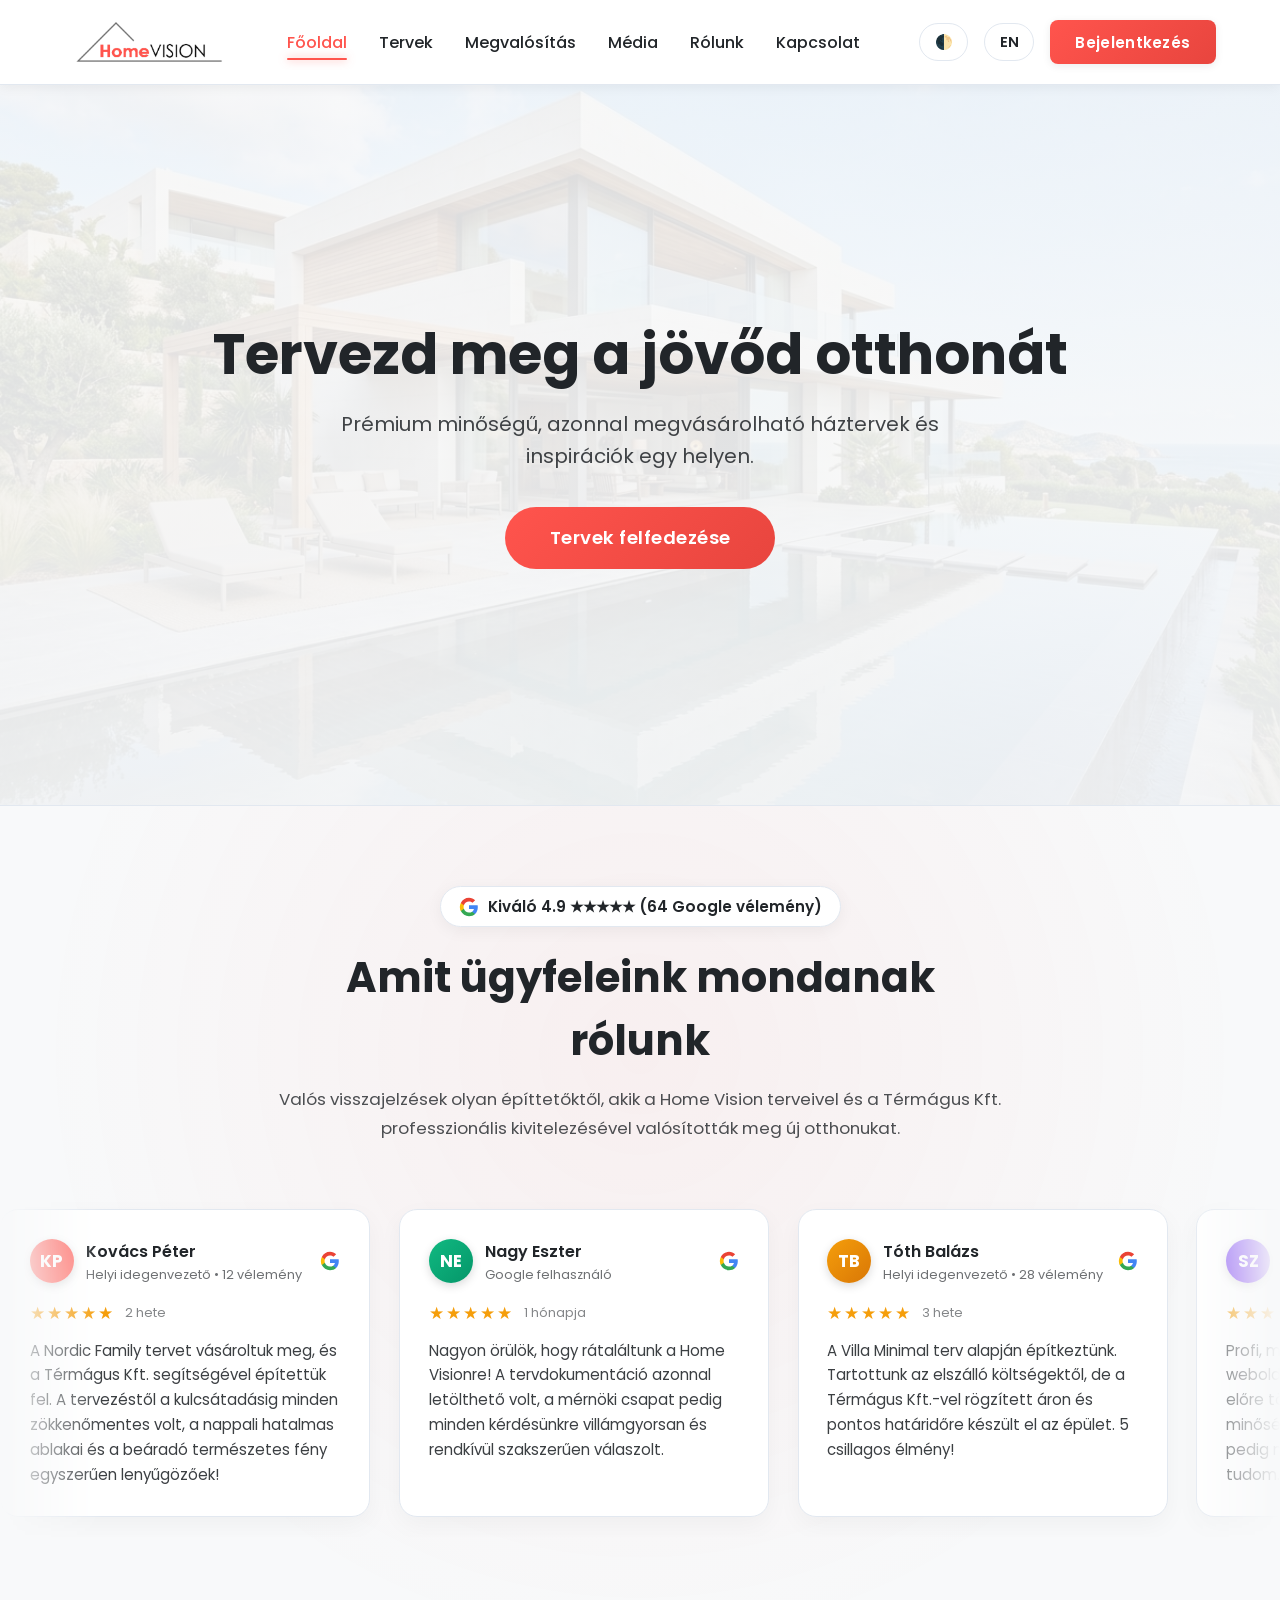
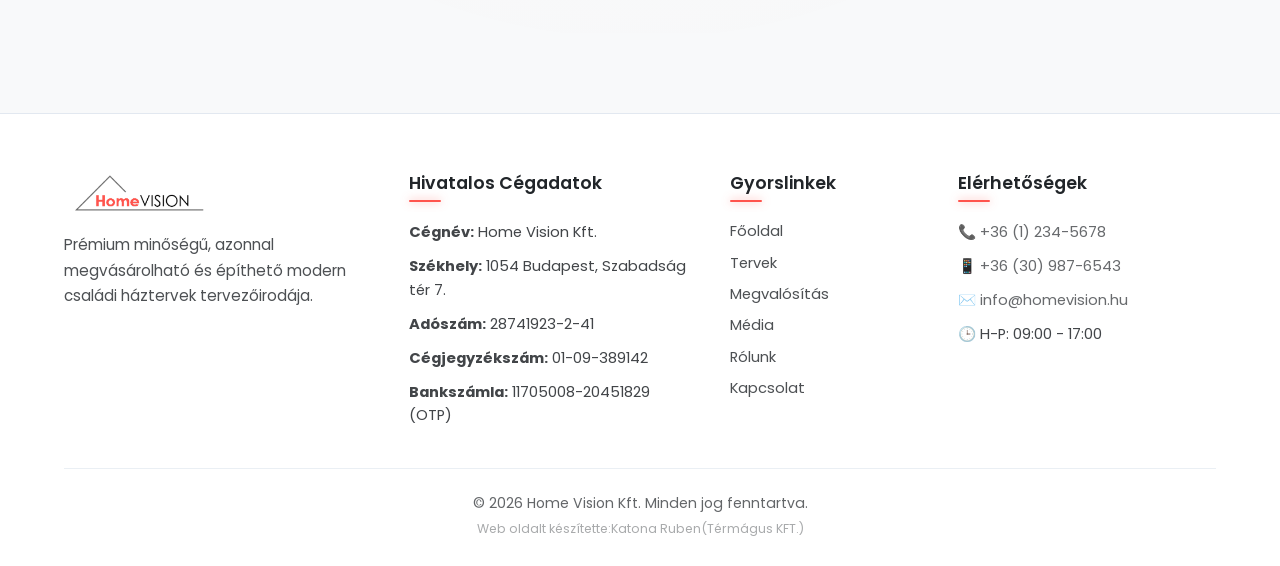
<file: index.html>
<!DOCTYPE html>
<html lang="hu" data-theme="light">

<head>
    <meta charset="UTF-8">
    <meta name="viewport" content="width=device-width, initial-scale=1.0">
    <title>Home Vision | Építsd meg az álmod</title>
    <link rel="stylesheet" href="css/style.css">
    <link rel="preconnect" href="https://fonts.googleapis.com">
    <link rel="preconnect" href="https://fonts.gstatic.com" crossorigin>
    <link href="https://fonts.googleapis.com/css2?family=Poppins:wght@300;400;500;600;700;800&display=swap" rel="stylesheet">
    <script>
        (function () {
            var theme = localStorage.getItem('homevision_theme');
            if (theme) document.documentElement.setAttribute('data-theme', theme);
        })();
    </script>
</head>

<body>

    <nav class="navbar">
        <!-- ITT VAN AZ ÚJ BEÉPÍTETT LOGÓ -->
        <a href="index.html" class="logo" style="display: flex; align-items: center;" aria-label="HomeVision Főoldal">
            <img src="images/logo.png" alt="HomeVision" class="logo-img logo-light">
            <img src="images/logo-dark.png" alt="HomeVision" class="logo-img logo-dark">
        </a>
        <!-- LOGÓ VÉGE -->

        <ul class="nav-links">
            <li><a href="index.html" class="active" data-i18n="home">Főoldal</a></li>
            <li><a href="pages/tervek.html" data-i18n="plans">Tervek</a></li>
            <li><a href="pages/megvalositas.html" data-i18n="implementation">Megvalósítás</a></li>
            <li><a href="pages/media.html" data-i18n="media">Média</a></li>
            <li><a href="pages/rolunk.html" data-i18n="about">Rólunk</a></li>
            <li><a href="pages/kapcsolat.html" data-i18n="contact">Kapcsolat</a></li>
        </ul>
        <div class="nav-controls">
            <button id="themeToggle" class="btn-icon" aria-label="Téma váltás">🌓</button>
            <button id="langToggle" class="btn-text" aria-label="Nyelv váltás">EN</button>
            <button id="loginBtn" class="btn-primary" data-i18n="login">Bejelentkezés</button>
            <button id="mobileMenuBtn" class="hamburger-btn" aria-label="Menü megnyitása">
                <span class="hamburger-line"></span>
                <span class="hamburger-line"></span>
                <span class="hamburger-line"></span>
            </button>
        </div>
    </nav>
    <div class="mobile-nav-backdrop"></div>

    <header class="hero">
        <div class="hero-content">
            <h1 data-i18n="hero_title">Tervezd meg a jövőd otthonát</h1>
            <p data-i18n="hero_desc">Prémium minőségű, azonnal megvásárolható háztervek és inspirációk egy helyen.</p>
            <a href="pages/tervek.html" class="btn-large" data-i18n="hero_cta">Tervek felfedezése</a>
        </div>
    </header>

    <!-- Google Értékelések (Nonstop Pörgő Végtelen Ticker) -->
    <section class="reviews-section">
        <div class="reviews-header">
            <div class="google-rating-pill">
                <svg class="google-g-icon" viewBox="0 0 24 24">
                    <path fill="#4285F4" d="M22.56 12.25c0-.78-.07-1.53-.2-2.25H12v4.26h5.92c-.26 1.37-1.04 2.53-2.21 3.31v2.77h3.57c2.08-1.92 3.28-4.74 3.28-8.09z"/>
                    <path fill="#34A853" d="M12 23c2.97 0 5.46-.98 7.28-2.66l-3.57-2.77c-.98.66-2.23 1.06-3.71 1.06-2.86 0-5.29-1.93-6.16-4.53H2.18v2.84C3.99 20.53 7.7 23 12 23z"/>
                    <path fill="#FBBC05" d="M5.84 14.09c-.22-.66-.35-1.36-.35-2.09s.13-1.43.35-2.09V7.06H2.18C1.43 8.55 1 10.22 1 12s.43 3.45 1.18 4.94l2.85-2.22.81-.63z"/>
                    <path fill="#EA4335" d="M12 5.38c1.62 0 3.06.56 4.21 1.64l3.15-3.15C17.45 2.09 14.97 1 12 1 7.7 1 3.99 3.47 2.18 7.06l3.66 2.84c.87-2.6 3.3-4.52 6.16-4.52z"/>
                </svg>
                <span data-i18n="reviews_badge">Kiváló 4.9 ★★★★★ (64 Google vélemény)</span>
            </div>
            <h2 class="page-title" style="margin-bottom: 0.8rem;" data-i18n="reviews_title">Amit ügyfeleink mondanak rólunk</h2>
            <p style="font-size: 1.05rem; line-height: 1.7; opacity: 0.8; margin: 0;" data-i18n="reviews_lead">
                Valós visszajelzések olyan építtetőktől, akik a Home Vision terveivel és a Térmágus Kft. professzionális kivitelezésével valósították meg új otthonukat.
            </p>
        </div>

        <div class="reviews-marquee-wrapper">
            <div class="reviews-track">
                <!-- 1. Kártya készlet -->
                <div class="review-card">
                    <div>
                        <div class="review-card-top">
                            <div class="reviewer-profile">
                                <div class="reviewer-avatar" style="background: linear-gradient(135deg, #ff544d, #ff7b75);">KP</div>
                                <div class="reviewer-info">
                                    <h4 data-i18n="rev_1_name">Kovács Péter</h4>
                                    <span data-i18n="rev_1_sub">Helyi idegenvezető • 12 vélemény</span>
                                </div>
                            </div>
                            <svg class="google-g-icon" viewBox="0 0 24 24">
                                <path fill="#4285F4" d="M22.56 12.25c0-.78-.07-1.53-.2-2.25H12v4.26h5.92c-.26 1.37-1.04 2.53-2.21 3.31v2.77h3.57c2.08-1.92 3.28-4.74 3.28-8.09z"/>
                                <path fill="#34A853" d="M12 23c2.97 0 5.46-.98 7.28-2.66l-3.57-2.77c-.98.66-2.23 1.06-3.71 1.06-2.86 0-5.29-1.93-6.16-4.53H2.18v2.84C3.99 20.53 7.7 23 12 23z"/>
                                <path fill="#FBBC05" d="M5.84 14.09c-.22-.66-.35-1.36-.35-2.09s.13-1.43.35-2.09V7.06H2.18C1.43 8.55 1 10.22 1 12s.43 3.45 1.18 4.94l2.85-2.22.81-.63z"/>
                                <path fill="#EA4335" d="M12 5.38c1.62 0 3.06.56 4.21 1.64l3.15-3.15C17.45 2.09 14.97 1 12 1 7.7 1 3.99 3.47 2.18 7.06l3.66 2.84c.87-2.6 3.3-4.52 6.16-4.52z"/>
                            </svg>
                        </div>
                        <div class="review-stars-row">
                            <span class="reviews-stars-gold">★★★★★</span>
                            <span class="review-date" data-i18n="rev_1_date">2 hete</span>
                        </div>
                        <p class="review-text" data-i18n="rev_1_text">
                            A Nordic Family tervet vásároltuk meg, és a Térmágus Kft. segítségével építettük fel. A tervezéstől a kulcsátadásig minden zökkenőmentes volt, a nappali hatalmas ablakai és a beáradó természetes fény egyszerűen lenyűgözőek!
                        </p>
                    </div>
                </div>

                <div class="review-card">
                    <div>
                        <div class="review-card-top">
                            <div class="reviewer-profile">
                                <div class="reviewer-avatar" style="background: linear-gradient(135deg, #10b981, #059669);">NE</div>
                                <div class="reviewer-info">
                                    <h4 data-i18n="rev_2_name">Nagy Eszter</h4>
                                    <span data-i18n="rev_2_sub">Google felhasználó</span>
                                </div>
                            </div>
                            <svg class="google-g-icon" viewBox="0 0 24 24">
                                <path fill="#4285F4" d="M22.56 12.25c0-.78-.07-1.53-.2-2.25H12v4.26h5.92c-.26 1.37-1.04 2.53-2.21 3.31v2.77h3.57c2.08-1.92 3.28-4.74 3.28-8.09z"/>
                                <path fill="#34A853" d="M12 23c2.97 0 5.46-.98 7.28-2.66l-3.57-2.77c-.98.66-2.23 1.06-3.71 1.06-2.86 0-5.29-1.93-6.16-4.53H2.18v2.84C3.99 20.53 7.7 23 12 23z"/>
                                <path fill="#FBBC05" d="M5.84 14.09c-.22-.66-.35-1.36-.35-2.09s.13-1.43.35-2.09V7.06H2.18C1.43 8.55 1 10.22 1 12s.43 3.45 1.18 4.94l2.85-2.22.81-.63z"/>
                                <path fill="#EA4335" d="M12 5.38c1.62 0 3.06.56 4.21 1.64l3.15-3.15C17.45 2.09 14.97 1 12 1 7.7 1 3.99 3.47 2.18 7.06l3.66 2.84c.87-2.6 3.3-4.52 6.16-4.52z"/>
                            </svg>
                        </div>
                        <div class="review-stars-row">
                            <span class="reviews-stars-gold">★★★★★</span>
                            <span class="review-date" data-i18n="rev_2_date">1 hónapja</span>
                        </div>
                        <p class="review-text" data-i18n="rev_2_text">
                            Nagyon örülök, hogy rátaláltunk a Home Visionre! A tervdokumentáció azonnal letölthető volt, a mérnöki csapat pedig minden kérdésünkre villámgyorsan és rendkívül szakszerűen válaszolt.
                        </p>
                    </div>
                </div>

                <div class="review-card">
                    <div>
                        <div class="review-card-top">
                            <div class="reviewer-profile">
                                <div class="reviewer-avatar" style="background: linear-gradient(135deg, #f59e0b, #d97706);">TB</div>
                                <div class="reviewer-info">
                                    <h4 data-i18n="rev_3_name">Tóth Balázs</h4>
                                    <span data-i18n="rev_3_sub">Helyi idegenvezető • 28 vélemény</span>
                                </div>
                            </div>
                            <svg class="google-g-icon" viewBox="0 0 24 24">
                                <path fill="#4285F4" d="M22.56 12.25c0-.78-.07-1.53-.2-2.25H12v4.26h5.92c-.26 1.37-1.04 2.53-2.21 3.31v2.77h3.57c2.08-1.92 3.28-4.74 3.28-8.09z"/>
                                <path fill="#34A853" d="M12 23c2.97 0 5.46-.98 7.28-2.66l-3.57-2.77c-.98.66-2.23 1.06-3.71 1.06-2.86 0-5.29-1.93-6.16-4.53H2.18v2.84C3.99 20.53 7.7 23 12 23z"/>
                                <path fill="#FBBC05" d="M5.84 14.09c-.22-.66-.35-1.36-.35-2.09s.13-1.43.35-2.09V7.06H2.18C1.43 8.55 1 10.22 1 12s.43 3.45 1.18 4.94l2.85-2.22.81-.63z"/>
                                <path fill="#EA4335" d="M12 5.38c1.62 0 3.06.56 4.21 1.64l3.15-3.15C17.45 2.09 14.97 1 12 1 7.7 1 3.99 3.47 2.18 7.06l3.66 2.84c.87-2.6 3.3-4.52 6.16-4.52z"/>
                            </svg>
                        </div>
                        <div class="review-stars-row">
                            <span class="reviews-stars-gold">★★★★★</span>
                            <span class="review-date" data-i18n="rev_3_date">3 hete</span>
                        </div>
                        <p class="review-text" data-i18n="rev_3_text">
                            A Villa Minimal terv alapján építkeztünk. Tartottunk az elszálló költségektől, de a Térmágus Kft.-vel rögzített áron és pontos határidőre készült el az épület. 5 csillagos élmény!
                        </p>
                    </div>
                </div>

                <div class="review-card">
                    <div>
                        <div class="review-card-top">
                            <div class="reviewer-profile">
                                <div class="reviewer-avatar" style="background: linear-gradient(135deg, #8b5cf6, #7c3aed);">SZ</div>
                                <div class="reviewer-info">
                                    <h4 data-i18n="rev_4_name">Dr. Szabó Zoltán</h4>
                                    <span data-i18n="rev_4_sub">Google felhasználó</span>
                                </div>
                            </div>
                            <svg class="google-g-icon" viewBox="0 0 24 24">
                                <path fill="#4285F4" d="M22.56 12.25c0-.78-.07-1.53-.2-2.25H12v4.26h5.92c-.26 1.37-1.04 2.53-2.21 3.31v2.77h3.57c2.08-1.92 3.28-4.74 3.28-8.09z"/>
                                <path fill="#34A853" d="M12 23c2.97 0 5.46-.98 7.28-2.66l-3.57-2.77c-.98.66-2.23 1.06-3.71 1.06-2.86 0-5.29-1.93-6.16-4.53H2.18v2.84C3.99 20.53 7.7 23 12 23z"/>
                                <path fill="#FBBC05" d="M5.84 14.09c-.22-.66-.35-1.36-.35-2.09s.13-1.43.35-2.09V7.06H2.18C1.43 8.55 1 10.22 1 12s.43 3.45 1.18 4.94l2.85-2.22.81-.63z"/>
                                <path fill="#EA4335" d="M12 5.38c1.62 0 3.06.56 4.21 1.64l3.15-3.15C17.45 2.09 14.97 1 12 1 7.7 1 3.99 3.47 2.18 7.06l3.66 2.84c.87-2.6 3.3-4.52 6.16-4.52z"/>
                            </svg>
                        </div>
                        <div class="review-stars-row">
                            <span class="reviews-stars-gold">★★★★★</span>
                            <span class="review-date" data-i18n="rev_4_date">2 hónapja</span>
                        </div>
                        <p class="review-text" data-i18n="rev_4_text">
                            Profi, modern szemléletű csapat. A weboldalon lévő interaktív 3D modell már előre tökéletes képet adott a terekről, a minőségi anyaghasználat és a kivitelezés pedig magáért beszél. Csak ajánlani tudom.
                        </p>
                    </div>
                </div>

                <div class="review-card">
                    <div>
                        <div class="review-card-top">
                            <div class="reviewer-profile">
                                <div class="reviewer-avatar" style="background: linear-gradient(135deg, #06b6d4, #0891b2);">VD</div>
                                <div class="reviewer-info">
                                    <h4 data-i18n="rev_5_name">Varga Dániel</h4>
                                    <span data-i18n="rev_5_sub">Helyi idegenvezető • 8 vélemény</span>
                                </div>
                            </div>
                            <svg class="google-g-icon" viewBox="0 0 24 24">
                                <path fill="#4285F4" d="M22.56 12.25c0-.78-.07-1.53-.2-2.25H12v4.26h5.92c-.26 1.37-1.04 2.53-2.21 3.31v2.77h3.57c2.08-1.92 3.28-4.74 3.28-8.09z"/>
                                <path fill="#34A853" d="M12 23c2.97 0 5.46-.98 7.28-2.66l-3.57-2.77c-.98.66-2.23 1.06-3.71 1.06-2.86 0-5.29-1.93-6.16-4.53H2.18v2.84C3.99 20.53 7.7 23 12 23z"/>
                                <path fill="#FBBC05" d="M5.84 14.09c-.22-.66-.35-1.36-.35-2.09s.13-1.43.35-2.09V7.06H2.18C1.43 8.55 1 10.22 1 12s.43 3.45 1.18 4.94l2.85-2.22.81-.63z"/>
                                <path fill="#EA4335" d="M12 5.38c1.62 0 3.06.56 4.21 1.64l3.15-3.15C17.45 2.09 14.97 1 12 1 7.7 1 3.99 3.47 2.18 7.06l3.66 2.84c.87-2.6 3.3-4.52 6.16-4.52z"/>
                            </svg>
                        </div>
                        <div class="review-stars-row">
                            <span class="reviews-stars-gold">★★★★★</span>
                            <span class="review-date" data-i18n="rev_5_date">3 hete</span>
                        </div>
                        <p class="review-text" data-i18n="rev_5_text">
                            Az Eco Compact tervet választottuk. A téli fűtésszámlánk szinte elenyésző a hőszivattyús rendszernek és az A+ szigetelésnek köszönhetően. Zseniális koncepció!
                        </p>
                    </div>
                </div>

                <div class="review-card">
                    <div>
                        <div class="review-card-top">
                            <div class="reviewer-profile">
                                <div class="reviewer-avatar" style="background: linear-gradient(135deg, #ec4899, #db2777);">KM</div>
                                <div class="reviewer-info">
                                    <h4 data-i18n="rev_6_name">Kiss Mónika</h4>
                                    <span data-i18n="rev_6_sub">Google felhasználó</span>
                                </div>
                            </div>
                            <svg class="google-g-icon" viewBox="0 0 24 24">
                                <path fill="#4285F4" d="M22.56 12.25c0-.78-.07-1.53-.2-2.25H12v4.26h5.92c-.26 1.37-1.04 2.53-2.21 3.31v2.77h3.57c2.08-1.92 3.28-4.74 3.28-8.09z"/>
                                <path fill="#34A853" d="M12 23c2.97 0 5.46-.98 7.28-2.66l-3.57-2.77c-.98.66-2.23 1.06-3.71 1.06-2.86 0-5.29-1.93-6.16-4.53H2.18v2.84C3.99 20.53 7.7 23 12 23z"/>
                                <path fill="#FBBC05" d="M5.84 14.09c-.22-.66-.35-1.36-.35-2.09s.13-1.43.35-2.09V7.06H2.18C1.43 8.55 1 10.22 1 12s.43 3.45 1.18 4.94l2.85-2.22.81-.63z"/>
                                <path fill="#EA4335" d="M12 5.38c1.62 0 3.06.56 4.21 1.64l3.15-3.15C17.45 2.09 14.97 1 12 1 7.7 1 3.99 3.47 2.18 7.06l3.66 2.84c.87-2.6 3.3-4.52 6.16-4.52z"/>
                            </svg>
                        </div>
                        <div class="review-stars-row">
                            <span class="reviews-stars-gold">★★★★★</span>
                            <span class="review-date" data-i18n="rev_6_date">4 napja</span>
                        </div>
                        <p class="review-text" data-i18n="rev_6_text">
                            Páratlan rugalmasság és segítőkészség! Külön dicséret a többnyelvű oldalért és a Térmágus Kft. megbízható generálkivitelezési garanciájáért. Köszönjük!
                        </p>
                    </div>
                </div>

                <!-- 2. Kártya készlet (Másolat a folyamatos végtelenített hatáshoz) -->
                <div class="review-card" aria-hidden="true">
                    <div>
                        <div class="review-card-top">
                            <div class="reviewer-profile">
                                <div class="reviewer-avatar" style="background: linear-gradient(135deg, #ff544d, #ff7b75);">KP</div>
                                <div class="reviewer-info">
                                    <h4 data-i18n="rev_1_name">Kovács Péter</h4>
                                    <span data-i18n="rev_1_sub">Helyi idegenvezető • 12 vélemény</span>
                                </div>
                            </div>
                            <svg class="google-g-icon" viewBox="0 0 24 24">
                                <path fill="#4285F4" d="M22.56 12.25c0-.78-.07-1.53-.2-2.25H12v4.26h5.92c-.26 1.37-1.04 2.53-2.21 3.31v2.77h3.57c2.08-1.92 3.28-4.74 3.28-8.09z"/>
                                <path fill="#34A853" d="M12 23c2.97 0 5.46-.98 7.28-2.66l-3.57-2.77c-.98.66-2.23 1.06-3.71 1.06-2.86 0-5.29-1.93-6.16-4.53H2.18v2.84C3.99 20.53 7.7 23 12 23z"/>
                                <path fill="#FBBC05" d="M5.84 14.09c-.22-.66-.35-1.36-.35-2.09s.13-1.43.35-2.09V7.06H2.18C1.43 8.55 1 10.22 1 12s.43 3.45 1.18 4.94l2.85-2.22.81-.63z"/>
                                <path fill="#EA4335" d="M12 5.38c1.62 0 3.06.56 4.21 1.64l3.15-3.15C17.45 2.09 14.97 1 12 1 7.7 1 3.99 3.47 2.18 7.06l3.66 2.84c.87-2.6 3.3-4.52 6.16-4.52z"/>
                            </svg>
                        </div>
                        <div class="review-stars-row">
                            <span class="reviews-stars-gold">★★★★★</span>
                            <span class="review-date" data-i18n="rev_1_date">2 hete</span>
                        </div>
                        <p class="review-text" data-i18n="rev_1_text">
                            A Nordic Family tervet vásároltuk meg, és a Térmágus Kft. segítségével építettük fel. A tervezéstől a kulcsátadásig minden zökkenőmentes volt, a nappali hatalmas ablakai és a beáradó természetes fény egyszerűen lenyűgözőek!
                        </p>
                    </div>
                </div>

                <div class="review-card" aria-hidden="true">
                    <div>
                        <div class="review-card-top">
                            <div class="reviewer-profile">
                                <div class="reviewer-avatar" style="background: linear-gradient(135deg, #10b981, #059669);">NE</div>
                                <div class="reviewer-info">
                                    <h4 data-i18n="rev_2_name">Nagy Eszter</h4>
                                    <span data-i18n="rev_2_sub">Google felhasználó</span>
                                </div>
                            </div>
                            <svg class="google-g-icon" viewBox="0 0 24 24">
                                <path fill="#4285F4" d="M22.56 12.25c0-.78-.07-1.53-.2-2.25H12v4.26h5.92c-.26 1.37-1.04 2.53-2.21 3.31v2.77h3.57c2.08-1.92 3.28-4.74 3.28-8.09z"/>
                                <path fill="#34A853" d="M12 23c2.97 0 5.46-.98 7.28-2.66l-3.57-2.77c-.98.66-2.23 1.06-3.71 1.06-2.86 0-5.29-1.93-6.16-4.53H2.18v2.84C3.99 20.53 7.7 23 12 23z"/>
                                <path fill="#FBBC05" d="M5.84 14.09c-.22-.66-.35-1.36-.35-2.09s.13-1.43.35-2.09V7.06H2.18C1.43 8.55 1 10.22 1 12s.43 3.45 1.18 4.94l2.85-2.22.81-.63z"/>
                                <path fill="#EA4335" d="M12 5.38c1.62 0 3.06.56 4.21 1.64l3.15-3.15C17.45 2.09 14.97 1 12 1 7.7 1 3.99 3.47 2.18 7.06l3.66 2.84c.87-2.6 3.3-4.52 6.16-4.52z"/>
                            </svg>
                        </div>
                        <div class="review-stars-row">
                            <span class="reviews-stars-gold">★★★★★</span>
                            <span class="review-date" data-i18n="rev_2_date">1 hónapja</span>
                        </div>
                        <p class="review-text" data-i18n="rev_2_text">
                            Nagyon örülök, hogy rátaláltunk a Home Visionre! A tervdokumentáció azonnal letölthető volt, a mérnöki csapat pedig minden kérdésünkre villámgyorsan és rendkívül szakszerűen válaszolt.
                        </p>
                    </div>
                </div>

                <div class="review-card" aria-hidden="true">
                    <div>
                        <div class="review-card-top">
                            <div class="reviewer-profile">
                                <div class="reviewer-avatar" style="background: linear-gradient(135deg, #f59e0b, #d97706);">TB</div>
                                <div class="reviewer-info">
                                    <h4 data-i18n="rev_3_name">Tóth Balázs</h4>
                                    <span data-i18n="rev_3_sub">Helyi idegenvezető • 28 vélemény</span>
                                </div>
                            </div>
                            <svg class="google-g-icon" viewBox="0 0 24 24">
                                <path fill="#4285F4" d="M22.56 12.25c0-.78-.07-1.53-.2-2.25H12v4.26h5.92c-.26 1.37-1.04 2.53-2.21 3.31v2.77h3.57c2.08-1.92 3.28-4.74 3.28-8.09z"/>
                                <path fill="#34A853" d="M12 23c2.97 0 5.46-.98 7.28-2.66l-3.57-2.77c-.98.66-2.23 1.06-3.71 1.06-2.86 0-5.29-1.93-6.16-4.53H2.18v2.84C3.99 20.53 7.7 23 12 23z"/>
                                <path fill="#FBBC05" d="M5.84 14.09c-.22-.66-.35-1.36-.35-2.09s.13-1.43.35-2.09V7.06H2.18C1.43 8.55 1 10.22 1 12s.43 3.45 1.18 4.94l2.85-2.22.81-.63z"/>
                                <path fill="#EA4335" d="M12 5.38c1.62 0 3.06.56 4.21 1.64l3.15-3.15C17.45 2.09 14.97 1 12 1 7.7 1 3.99 3.47 2.18 7.06l3.66 2.84c.87-2.6 3.3-4.52 6.16-4.52z"/>
                            </svg>
                        </div>
                        <div class="review-stars-row">
                            <span class="reviews-stars-gold">★★★★★</span>
                            <span class="review-date" data-i18n="rev_3_date">3 hete</span>
                        </div>
                        <p class="review-text" data-i18n="rev_3_text">
                            A Villa Minimal terv alapján építkeztünk. Tartottunk az elszálló költségektől, de a Térmágus Kft.-vel rögzített áron és pontos határidőre készült el az épület. 5 csillagos élmény!
                        </p>
                    </div>
                </div>

                <div class="review-card" aria-hidden="true">
                    <div>
                        <div class="review-card-top">
                            <div class="reviewer-profile">
                                <div class="reviewer-avatar" style="background: linear-gradient(135deg, #8b5cf6, #7c3aed);">SZ</div>
                                <div class="reviewer-info">
                                    <h4 data-i18n="rev_4_name">Dr. Szabó Zoltán</h4>
                                    <span data-i18n="rev_4_sub">Google felhasználó</span>
                                </div>
                            </div>
                            <svg class="google-g-icon" viewBox="0 0 24 24">
                                <path fill="#4285F4" d="M22.56 12.25c0-.78-.07-1.53-.2-2.25H12v4.26h5.92c-.26 1.37-1.04 2.53-2.21 3.31v2.77h3.57c2.08-1.92 3.28-4.74 3.28-8.09z"/>
                                <path fill="#34A853" d="M12 23c2.97 0 5.46-.98 7.28-2.66l-3.57-2.77c-.98.66-2.23 1.06-3.71 1.06-2.86 0-5.29-1.93-6.16-4.53H2.18v2.84C3.99 20.53 7.7 23 12 23z"/>
                                <path fill="#FBBC05" d="M5.84 14.09c-.22-.66-.35-1.36-.35-2.09s.13-1.43.35-2.09V7.06H2.18C1.43 8.55 1 10.22 1 12s.43 3.45 1.18 4.94l2.85-2.22.81-.63z"/>
                                <path fill="#EA4335" d="M12 5.38c1.62 0 3.06.56 4.21 1.64l3.15-3.15C17.45 2.09 14.97 1 12 1 7.7 1 3.99 3.47 2.18 7.06l3.66 2.84c.87-2.6 3.3-4.52 6.16-4.52z"/>
                            </svg>
                        </div>
                        <div class="review-stars-row">
                            <span class="reviews-stars-gold">★★★★★</span>
                            <span class="review-date" data-i18n="rev_4_date">2 hónapja</span>
                        </div>
                        <p class="review-text" data-i18n="rev_4_text">
                            Profi, modern szemléletű csapat. A weboldalon lévő interaktív 3D modell már előre tökéletes képet adott a terekről, a minőségi anyaghasználat és a kivitelezés pedig magáért beszél. Csak ajánlani tudom.
                        </p>
                    </div>
                </div>

                <div class="review-card" aria-hidden="true">
                    <div>
                        <div class="review-card-top">
                            <div class="reviewer-profile">
                                <div class="reviewer-avatar" style="background: linear-gradient(135deg, #06b6d4, #0891b2);">VD</div>
                                <div class="reviewer-info">
                                    <h4 data-i18n="rev_5_name">Varga Dániel</h4>
                                    <span data-i18n="rev_5_sub">Helyi idegenvezető • 8 vélemény</span>
                                </div>
                            </div>
                            <svg class="google-g-icon" viewBox="0 0 24 24">
                                <path fill="#4285F4" d="M22.56 12.25c0-.78-.07-1.53-.2-2.25H12v4.26h5.92c-.26 1.37-1.04 2.53-2.21 3.31v2.77h3.57c2.08-1.92 3.28-4.74 3.28-8.09z"/>
                                <path fill="#34A853" d="M12 23c2.97 0 5.46-.98 7.28-2.66l-3.57-2.77c-.98.66-2.23 1.06-3.71 1.06-2.86 0-5.29-1.93-6.16-4.53H2.18v2.84C3.99 20.53 7.7 23 12 23z"/>
                                <path fill="#FBBC05" d="M5.84 14.09c-.22-.66-.35-1.36-.35-2.09s.13-1.43.35-2.09V7.06H2.18C1.43 8.55 1 10.22 1 12s.43 3.45 1.18 4.94l2.85-2.22.81-.63z"/>
                                <path fill="#EA4335" d="M12 5.38c1.62 0 3.06.56 4.21 1.64l3.15-3.15C17.45 2.09 14.97 1 12 1 7.7 1 3.99 3.47 2.18 7.06l3.66 2.84c.87-2.6 3.3-4.52 6.16-4.52z"/>
                            </svg>
                        </div>
                        <div class="review-stars-row">
                            <span class="reviews-stars-gold">★★★★★</span>
                            <span class="review-date" data-i18n="rev_5_date">3 hete</span>
                        </div>
                        <p class="review-text" data-i18n="rev_5_text">
                            Az Eco Compact tervet választottuk. A téli fűtésszámlánk szinte elenyésző a hőszivattyús rendszernek és az A+ szigetelésnek köszönhetően. Zseniális koncepció!
                        </p>
                    </div>
                </div>

                <div class="review-card" aria-hidden="true">
                    <div>
                        <div class="review-card-top">
                            <div class="reviewer-profile">
                                <div class="reviewer-avatar" style="background: linear-gradient(135deg, #ec4899, #db2777);">KM</div>
                                <div class="reviewer-info">
                                    <h4 data-i18n="rev_6_name">Kiss Mónika</h4>
                                    <span data-i18n="rev_6_sub">Google felhasználó</span>
                                </div>
                            </div>
                            <svg class="google-g-icon" viewBox="0 0 24 24">
                                <path fill="#4285F4" d="M22.56 12.25c0-.78-.07-1.53-.2-2.25H12v4.26h5.92c-.26 1.37-1.04 2.53-2.21 3.31v2.77h3.57c2.08-1.92 3.28-4.74 3.28-8.09z"/>
                                <path fill="#34A853" d="M12 23c2.97 0 5.46-.98 7.28-2.66l-3.57-2.77c-.98.66-2.23 1.06-3.71 1.06-2.86 0-5.29-1.93-6.16-4.53H2.18v2.84C3.99 20.53 7.7 23 12 23z"/>
                                <path fill="#FBBC05" d="M5.84 14.09c-.22-.66-.35-1.36-.35-2.09s.13-1.43.35-2.09V7.06H2.18C1.43 8.55 1 10.22 1 12s.43 3.45 1.18 4.94l2.85-2.22.81-.63z"/>
                                <path fill="#EA4335" d="M12 5.38c1.62 0 3.06.56 4.21 1.64l3.15-3.15C17.45 2.09 14.97 1 12 1 7.7 1 3.99 3.47 2.18 7.06l3.66 2.84c.87-2.6 3.3-4.52 6.16-4.52z"/>
                            </svg>
                        </div>
                        <div class="review-stars-row">
                            <span class="reviews-stars-gold">★★★★★</span>
                            <span class="review-date" data-i18n="rev_6_date">4 napja</span>
                        </div>
                        <p class="review-text" data-i18n="rev_6_text">
                            Páratlan rugalmasság és segítőkészség! Külön dicséret a többnyelvű oldalért és a Térmágus Kft. megbízható generálkivitelezési garanciájáért. Köszönjük!
                        </p>
                    </div>
                </div>

            </div>
        </div>
    </section>

    <!-- Lábléc (Footer) -->
    <footer class="footer">
        <div class="footer-container">
            <div class="footer-grid">
                <!-- 1. Cég bemutatkozás & Logó -->
                <div class="footer-col">
                    <a href="index.html" class="logo" style="margin-bottom: 1rem; display: inline-flex;" aria-label="HomeVision Főoldal">
                        <img src="images/logo.png" alt="HomeVision" class="logo-img logo-light">
                        <img src="images/logo-dark.png" alt="HomeVision" class="logo-img logo-dark">
                    </a>
                    <p class="footer-desc" data-i18n="footer_desc">
                        Prémium minőségű, azonnal megvásárolható és építhető modern családi háztervek tervezőirodája.
                    </p>
                </div>

                <!-- 2. Hivatalos Cégadatok -->
                <div class="footer-col">
                    <h4 class="footer-heading" data-i18n="footer_company_info">Hivatalos Cégadatok</h4>
                    <ul class="footer-info-list">
                        <li><strong>Cégnév:</strong> Home Vision Kft.</li>
                        <li><strong data-i18n="footer_hq">Székhely:</strong> 1054 Budapest, Szabadság tér 7.</li>
                        <li><strong data-i18n="footer_tax">Adószám:</strong> 28741923-2-41</li>
                        <li><strong data-i18n="footer_reg">Cégjegyzékszám:</strong> 01-09-389142</li>
                        <li><strong data-i18n="footer_bank">Bankszámla:</strong> 11705008-20451829 (OTP)</li>
                    </ul>
                </div>

                <!-- 3. Gyorslinkek -->
                <div class="footer-col">
                    <h4 class="footer-heading" data-i18n="footer_quicklinks">Gyorslinkek</h4>
                    <ul class="footer-links">
                        <li><a href="index.html" data-i18n="home">Főoldal</a></li>
                        <li><a href="pages/tervek.html" data-i18n="plans">Tervek</a></li>
                        <li><a href="pages/megvalositas.html" data-i18n="implementation">Megvalósítás</a></li>
                        <li><a href="pages/media.html" data-i18n="media">Média</a></li>
                        <li><a href="pages/rolunk.html" data-i18n="about">Rólunk</a></li>
                        <li><a href="pages/kapcsolat.html" data-i18n="contact">Kapcsolat</a></li>
                    </ul>
                </div>

                <!-- 4. Kapcsolat & Ügyfélszolgálat -->
                <div class="footer-col">
                    <h4 class="footer-heading" data-i18n="footer_contact">Elérhetőségek</h4>
                    <ul class="footer-info-list">
                        <li>📞 <a href="tel:+3612345678">+36 (1) 234-5678</a></li>
                        <li>📱 <a href="tel:+36309876543">+36 (30) 987-6543</a></li>
                        <li>✉️ <a href="mailto:info@homevision.hu">info@homevision.hu</a></li>
                        <li>🕒 <span data-i18n="footer_hours">H-P: 09:00 - 17:00</span></li>
                    </ul>
                </div>
            </div>

            <div class="footer-bottom">
                <p data-i18n="footer_rights">© 2026 Home Vision Kft. Minden jog fenntartva.</p>
                <p class="footer-credit" style="font-size: 0.78rem; opacity: 0.55; margin-top: 6px;" data-i18n="footer_credit">Web oldalt készítette:Katona Ruben(Térmágus KFT.)</p>
            </div>
        </div>
    </footer>

    <div id="authModal" class="modal">
        <div class="modal-content">
            <span class="close-btn">&times;</span>
            <h2 id="modalTitle" data-i18n="login_title">Bejelentkezés</h2>
            <form id="authForm">
                <input type="email" placeholder="Email cím" required data-i18n-placeholder="email">
                <input type="password" placeholder="Jelszó" required data-i18n-placeholder="password">
                <button type="submit" class="btn-primary auth-submit" data-i18n="login_submit">Belépés</button>
            </form>
            <p class="switch-auth">
                <span data-i18n="no_account">Nincs még fiókod?</span>
                <a href="#" id="switchMode" data-i18n="register_link">Regisztrálj!</a>
            </p>
        </div>
    </div>

    <script src="js/script.js"></script>
</body>

</html>
</file>
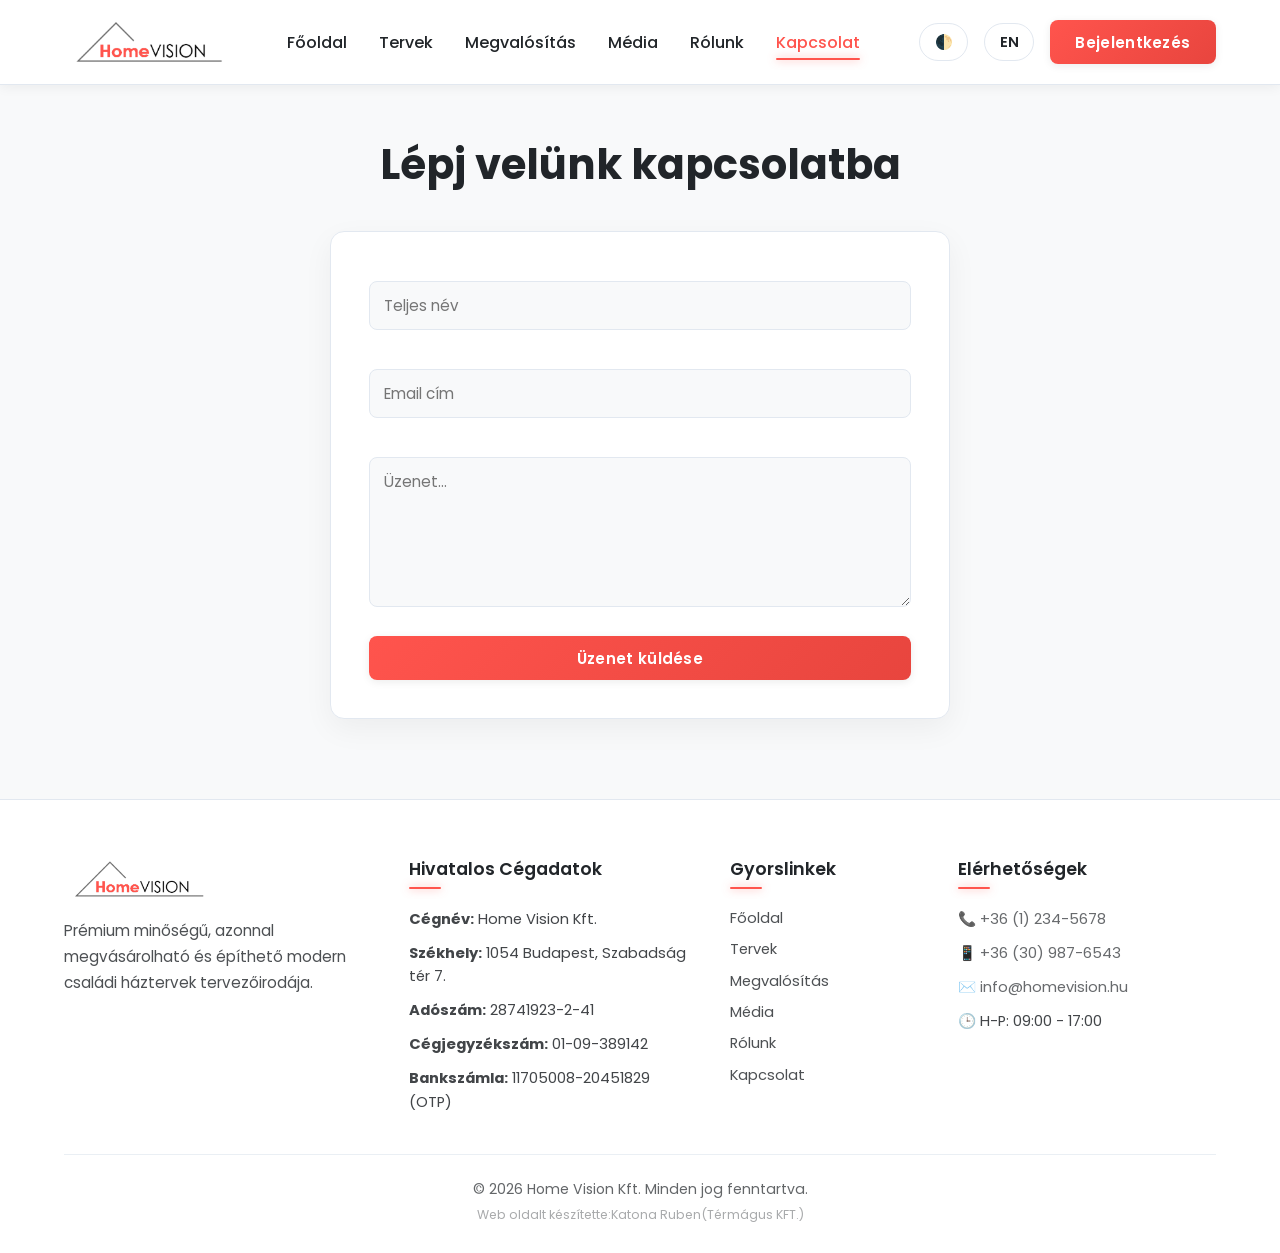
<file: pages/kapcsolat.html>
<!DOCTYPE html>
<html lang="hu" data-theme="light">

<head>
    <meta charset="UTF-8">
    <meta name="viewport" content="width=device-width, initial-scale=1.0">
    <title>Home Vision | Kapcsolat</title>
    <link rel="stylesheet" href="../css/style.css">
    <link rel="preconnect" href="https://fonts.googleapis.com">
    <link rel="preconnect" href="https://fonts.gstatic.com" crossorigin>
    <link href="https://fonts.googleapis.com/css2?family=Poppins:wght@300;400;500;600;700;800&display=swap" rel="stylesheet">
    <script>
        (function () {
            var theme = localStorage.getItem('homevision_theme');
            if (theme) document.documentElement.setAttribute('data-theme', theme);
        })();
    </script>
</head>

<body>

    <nav class="navbar">
        <!-- ITT VAN AZ ÚJ BEÉPÍTETT LOGÓ -->
        <a href="../index.html" class="logo" style="display: flex; align-items: center;" aria-label="HomeVision Főoldal">
            <img src="../images/logo.png" alt="HomeVision" class="logo-img logo-light">
            <img src="../images/logo-dark.png" alt="HomeVision" class="logo-img logo-dark">
        </a>
        <!-- LOGÓ VÉGE -->
        <ul class="nav-links">
            <li><a href="../index.html" data-i18n="home">Főoldal</a></li>
            <li><a href="tervek.html" data-i18n="plans">Tervek</a></li>
            <li><a href="megvalositas.html" data-i18n="implementation">Megvalósítás</a></li>
            <li><a href="media.html" data-i18n="media">Média</a></li>
            <li><a href="rolunk.html" data-i18n="about">Rólunk</a></li>
            <li><a href="kapcsolat.html" class="active" data-i18n="contact">Kapcsolat</a></li>
        </ul>
        <div class="nav-controls">
            <button id="themeToggle" class="btn-icon" aria-label="Téma váltás">🌓</button>
            <button id="langToggle" class="btn-text" aria-label="Nyelv váltás">EN</button>
            <button id="loginBtn" class="btn-primary" data-i18n="login">Bejelentkezés</button>
            <button id="mobileMenuBtn" class="hamburger-btn" aria-label="Menü megnyitása">
                <span class="hamburger-line"></span>
                <span class="hamburger-line"></span>
                <span class="hamburger-line"></span>
            </button>
        </div>
    </nav>
    <div class="mobile-nav-backdrop"></div>

    <main class="page-container">
        <h1 class="page-title" data-i18n="contact_title">Lépj velünk kapcsolatba</h1>

        <div class="contact-wrapper">
            <form id="contactForm">
                <input type="text" placeholder="Teljes név" required data-i18n-placeholder="name">
                <input type="email" placeholder="Email cím" required data-i18n-placeholder="email">
                <textarea placeholder="Üzenet..." required data-i18n-placeholder="message"></textarea>
                <button type="submit" class="btn-primary" data-i18n="send_btn">Üzenet küldése</button>
            </form>
        </div>
    </main>

    <!-- Lábléc (Footer) -->
    <footer class="footer">
        <div class="footer-container">
            <div class="footer-grid">
                <!-- 1. Cég bemutatkozás & Logó -->
                <div class="footer-col">
                    <a href="../index.html" class="logo" style="margin-bottom: 1rem; display: inline-flex;" aria-label="HomeVision Főoldal">
                        <img src="../images/logo.png" alt="HomeVision" class="logo-img logo-light">
                        <img src="../images/logo-dark.png" alt="HomeVision" class="logo-img logo-dark">
                    </a>
                    <p class="footer-desc" data-i18n="footer_desc">
                        Prémium minőségű, azonnal megvásárolható és építhető modern családi háztervek tervezőirodája.
                    </p>
                </div>

                <!-- 2. Hivatalos Cégadatok -->
                <div class="footer-col">
                    <h4 class="footer-heading" data-i18n="footer_company_info">Hivatalos Cégadatok</h4>
                    <ul class="footer-info-list">
                        <li><strong>Cégnév:</strong> Home Vision Kft.</li>
                        <li><strong data-i18n="footer_hq">Székhely:</strong> 1054 Budapest, Szabadság tér 7.</li>
                        <li><strong data-i18n="footer_tax">Adószám:</strong> 28741923-2-41</li>
                        <li><strong data-i18n="footer_reg">Cégjegyzékszám:</strong> 01-09-389142</li>
                        <li><strong data-i18n="footer_bank">Bankszámla:</strong> 11705008-20451829 (OTP)</li>
                    </ul>
                </div>

                <!-- 3. Gyorslinkek -->
                <div class="footer-col">
                    <h4 class="footer-heading" data-i18n="footer_quicklinks">Gyorslinkek</h4>
                    <ul class="footer-links">
                        <li><a href="../index.html" data-i18n="home">Főoldal</a></li>
                        <li><a href="tervek.html" data-i18n="plans">Tervek</a></li>
                        <li><a href="megvalositas.html" data-i18n="implementation">Megvalósítás</a></li>
                        <li><a href="media.html" data-i18n="media">Média</a></li>
                        <li><a href="rolunk.html" data-i18n="about">Rólunk</a></li>
                        <li><a href="kapcsolat.html" data-i18n="contact">Kapcsolat</a></li>
                    </ul>
                </div>

                <!-- 4. Kapcsolat & Ügyfélszolgálat -->
                <div class="footer-col">
                    <h4 class="footer-heading" data-i18n="footer_contact">Elérhetőségek</h4>
                    <ul class="footer-info-list">
                        <li>📞 <a href="tel:+3612345678">+36 (1) 234-5678</a></li>
                        <li>📱 <a href="tel:+36309876543">+36 (30) 987-6543</a></li>
                        <li>✉️ <a href="mailto:info@homevision.hu">info@homevision.hu</a></li>
                        <li>🕒 <span data-i18n="footer_hours">H-P: 09:00 - 17:00</span></li>
                    </ul>
                </div>
            </div>

            <div class="footer-bottom">
                <p data-i18n="footer_rights">© 2026 Home Vision Kft. Minden jog fenntartva.</p>
                <p class="footer-credit" style="font-size: 0.78rem; opacity: 0.55; margin-top: 6px;" data-i18n="footer_credit">Web oldalt készítette:Katona Ruben(Térmágus KFT.)</p>
            </div>
        </div>
    </footer>

    <div id="authModal" class="modal">
        <div class="modal-content">
            <span class="close-btn">&times;</span>
            <h2 id="modalTitle" data-i18n="login_title">Bejelentkezés</h2>
            <form id="authForm">
                <input type="email" placeholder="Email cím" required data-i18n-placeholder="email">
                <input type="password" placeholder="Jelszó" required data-i18n-placeholder="password">
                <button type="submit" class="btn-primary auth-submit" data-i18n="login_submit">Belépés</button>
            </form>
            <p class="switch-auth">
                <span data-i18n="no_account">Nincs még fiókod?</span>
                <a href="#" id="switchMode" data-i18n="register_link">Regisztrálj!</a>
            </p>
        </div>
    </div>

    <script src="../js/script.js"></script>
</body>

</html>
</file>
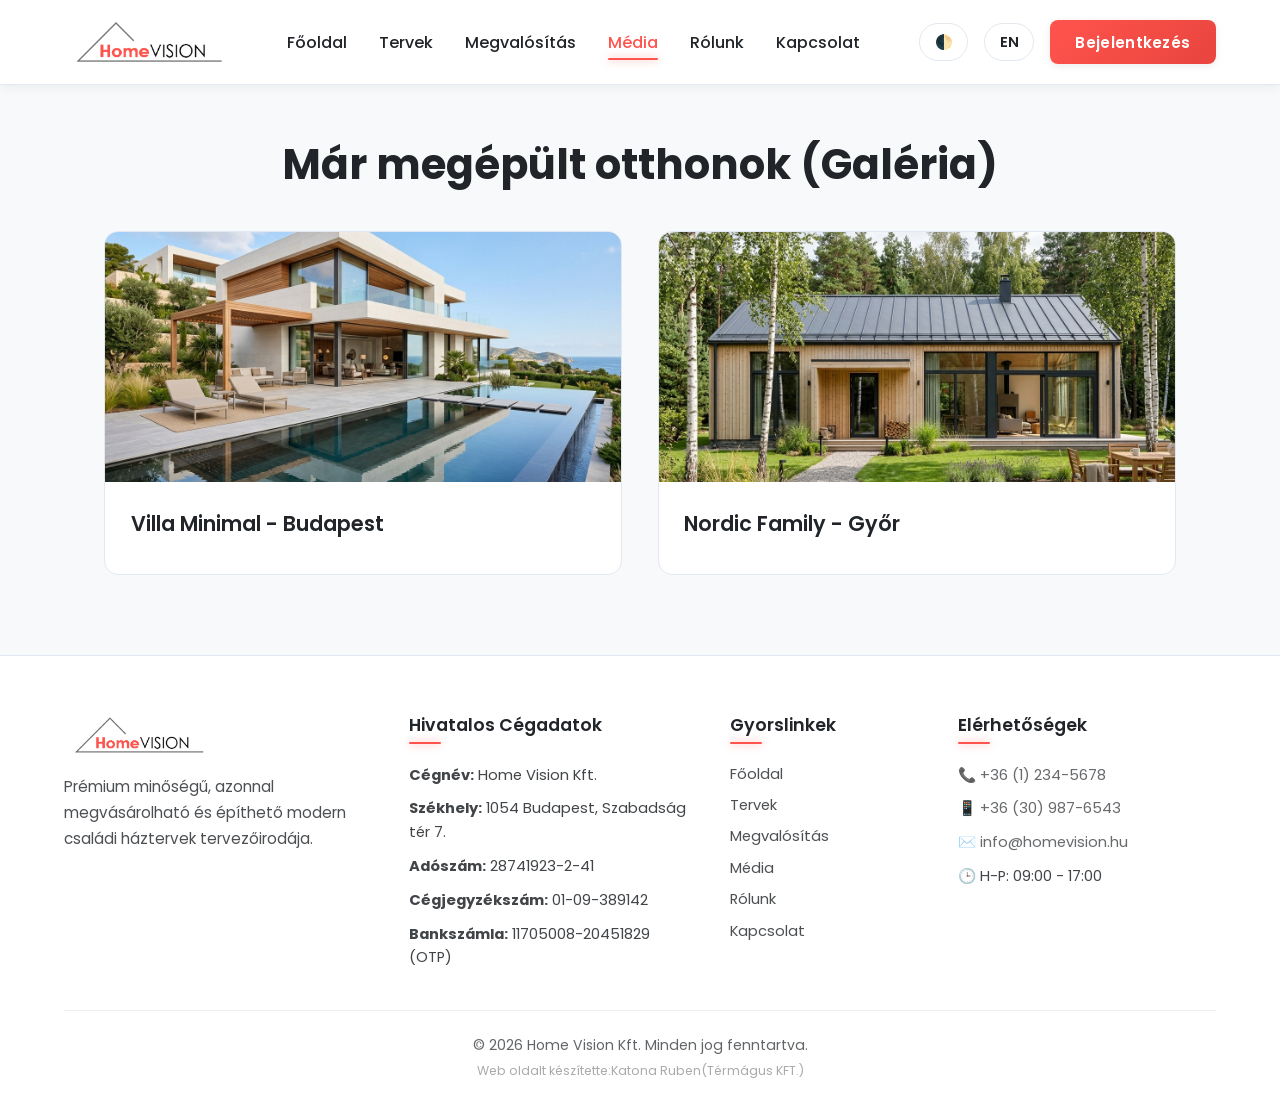
<file: pages/media.html>
<!DOCTYPE html>
<html lang="hu" data-theme="light">

<head>
    <meta charset="UTF-8">
    <meta name="viewport" content="width=device-width, initial-scale=1.0">
    <title>Home Vision | Média</title>
    <link rel="stylesheet" href="../css/style.css">
    <link rel="preconnect" href="https://fonts.googleapis.com">
    <link rel="preconnect" href="https://fonts.gstatic.com" crossorigin>
    <link href="https://fonts.googleapis.com/css2?family=Poppins:wght@300;400;500;600;700;800&display=swap" rel="stylesheet">
    <script>
        (function () {
            var theme = localStorage.getItem('homevision_theme');
            if (theme) document.documentElement.setAttribute('data-theme', theme);
        })();
    </script>
</head>

<body>

    <nav class="navbar">
        <!-- ITT VAN AZ ÚJ BEÉPÍTETT LOGÓ -->
        <a href="../index.html" class="logo" style="display: flex; align-items: center;" aria-label="HomeVision Főoldal">
            <img src="../images/logo.png" alt="HomeVision" class="logo-img logo-light">
            <img src="../images/logo-dark.png" alt="HomeVision" class="logo-img logo-dark">
        </a>
        <!-- LOGÓ VÉGE -->
        <ul class="nav-links">
            <li><a href="../index.html" data-i18n="home">Főoldal</a></li>
            <li><a href="tervek.html" data-i18n="plans">Tervek</a></li>
            <li><a href="megvalositas.html" data-i18n="implementation">Megvalósítás</a></li>
            <li><a href="media.html" class="active" data-i18n="media">Média</a></li>
            <li><a href="rolunk.html" data-i18n="about">Rólunk</a></li>
            <li><a href="kapcsolat.html" data-i18n="contact">Kapcsolat</a></li>
        </ul>
        <div class="nav-controls">
            <button id="themeToggle" class="btn-icon" aria-label="Téma váltás">🌓</button>
            <button id="langToggle" class="btn-text" aria-label="Nyelv váltás">EN</button>
            <button id="loginBtn" class="btn-primary" data-i18n="login">Bejelentkezés</button>
            <button id="mobileMenuBtn" class="hamburger-btn" aria-label="Menü megnyitása">
                <span class="hamburger-line"></span>
                <span class="hamburger-line"></span>
                <span class="hamburger-line"></span>
            </button>
        </div>
    </nav>
    <div class="mobile-nav-backdrop"></div>

    <main class="page-container">
        <h1 class="page-title" data-i18n="media_title">Már megépült otthonok (Galéria)</h1>

        <div class="media-grid">
            <div class="media-card">
                <img src="../images/villa_minimal.jpg" alt="Villa Minimal - Budapest" class="plan-img" style="height: 250px;">
                <div class="plan-content">
                    <h2 class="plan-title">Villa Minimal - Budapest</h2>
                </div>
            </div>
            <div class="media-card">
                <img src="../images/nordic_family.jpg" alt="Nordic Family - Győr" class="plan-img" style="height: 250px;">
                <div class="plan-content">
                    <h2 class="plan-title">Nordic Family - Győr</h2>
                </div>
            </div>
        </div>
    </main>

    <!-- Lábléc (Footer) -->
    <footer class="footer">
        <div class="footer-container">
            <div class="footer-grid">
                <!-- 1. Cég bemutatkozás & Logó -->
                <div class="footer-col">
                    <a href="../index.html" class="logo" style="margin-bottom: 1rem; display: inline-flex;" aria-label="HomeVision Főoldal">
                        <img src="../images/logo.png" alt="HomeVision" class="logo-img logo-light">
                        <img src="../images/logo-dark.png" alt="HomeVision" class="logo-img logo-dark">
                    </a>
                    <p class="footer-desc" data-i18n="footer_desc">
                        Prémium minőségű, azonnal megvásárolható és építhető modern családi háztervek tervezőirodája.
                    </p>
                </div>

                <!-- 2. Hivatalos Cégadatok -->
                <div class="footer-col">
                    <h4 class="footer-heading" data-i18n="footer_company_info">Hivatalos Cégadatok</h4>
                    <ul class="footer-info-list">
                        <li><strong>Cégnév:</strong> Home Vision Kft.</li>
                        <li><strong data-i18n="footer_hq">Székhely:</strong> 1054 Budapest, Szabadság tér 7.</li>
                        <li><strong data-i18n="footer_tax">Adószám:</strong> 28741923-2-41</li>
                        <li><strong data-i18n="footer_reg">Cégjegyzékszám:</strong> 01-09-389142</li>
                        <li><strong data-i18n="footer_bank">Bankszámla:</strong> 11705008-20451829 (OTP)</li>
                    </ul>
                </div>

                <!-- 3. Gyorslinkek -->
                <div class="footer-col">
                    <h4 class="footer-heading" data-i18n="footer_quicklinks">Gyorslinkek</h4>
                    <ul class="footer-links">
                        <li><a href="../index.html" data-i18n="home">Főoldal</a></li>
                        <li><a href="tervek.html" data-i18n="plans">Tervek</a></li>
                        <li><a href="megvalositas.html" data-i18n="implementation">Megvalósítás</a></li>
                        <li><a href="media.html" data-i18n="media">Média</a></li>
                        <li><a href="rolunk.html" data-i18n="about">Rólunk</a></li>
                        <li><a href="kapcsolat.html" data-i18n="contact">Kapcsolat</a></li>
                    </ul>
                </div>

                <!-- 4. Kapcsolat & Ügyfélszolgálat -->
                <div class="footer-col">
                    <h4 class="footer-heading" data-i18n="footer_contact">Elérhetőségek</h4>
                    <ul class="footer-info-list">
                        <li>📞 <a href="tel:+3612345678">+36 (1) 234-5678</a></li>
                        <li>📱 <a href="tel:+36309876543">+36 (30) 987-6543</a></li>
                        <li>✉️ <a href="mailto:info@homevision.hu">info@homevision.hu</a></li>
                        <li>🕒 <span data-i18n="footer_hours">H-P: 09:00 - 17:00</span></li>
                    </ul>
                </div>
            </div>

            <div class="footer-bottom">
                <p data-i18n="footer_rights">© 2026 Home Vision Kft. Minden jog fenntartva.</p>
                <p class="footer-credit" style="font-size: 0.78rem; opacity: 0.55; margin-top: 6px;" data-i18n="footer_credit">Web oldalt készítette:Katona Ruben(Térmágus KFT.)</p>
            </div>
        </div>
    </footer>

    <div id="authModal" class="modal">
        <div class="modal-content">
            <span class="close-btn">&times;</span>
            <h2 id="modalTitle" data-i18n="login_title">Bejelentkezés</h2>
            <form id="authForm">
                <input type="email" placeholder="Email cím" required data-i18n-placeholder="email">
                <input type="password" placeholder="Jelszó" required data-i18n-placeholder="password">
                <button type="submit" class="btn-primary auth-submit" data-i18n="login_submit">Belépés</button>
            </form>
            <p class="switch-auth">
                <span data-i18n="no_account">Nincs még fiókod?</span>
                <a href="#" id="switchMode" data-i18n="register_link">Regisztrálj!</a>
            </p>
        </div>
    </div>

    <script src="../js/script.js"></script>
</body>

</html>
</file>
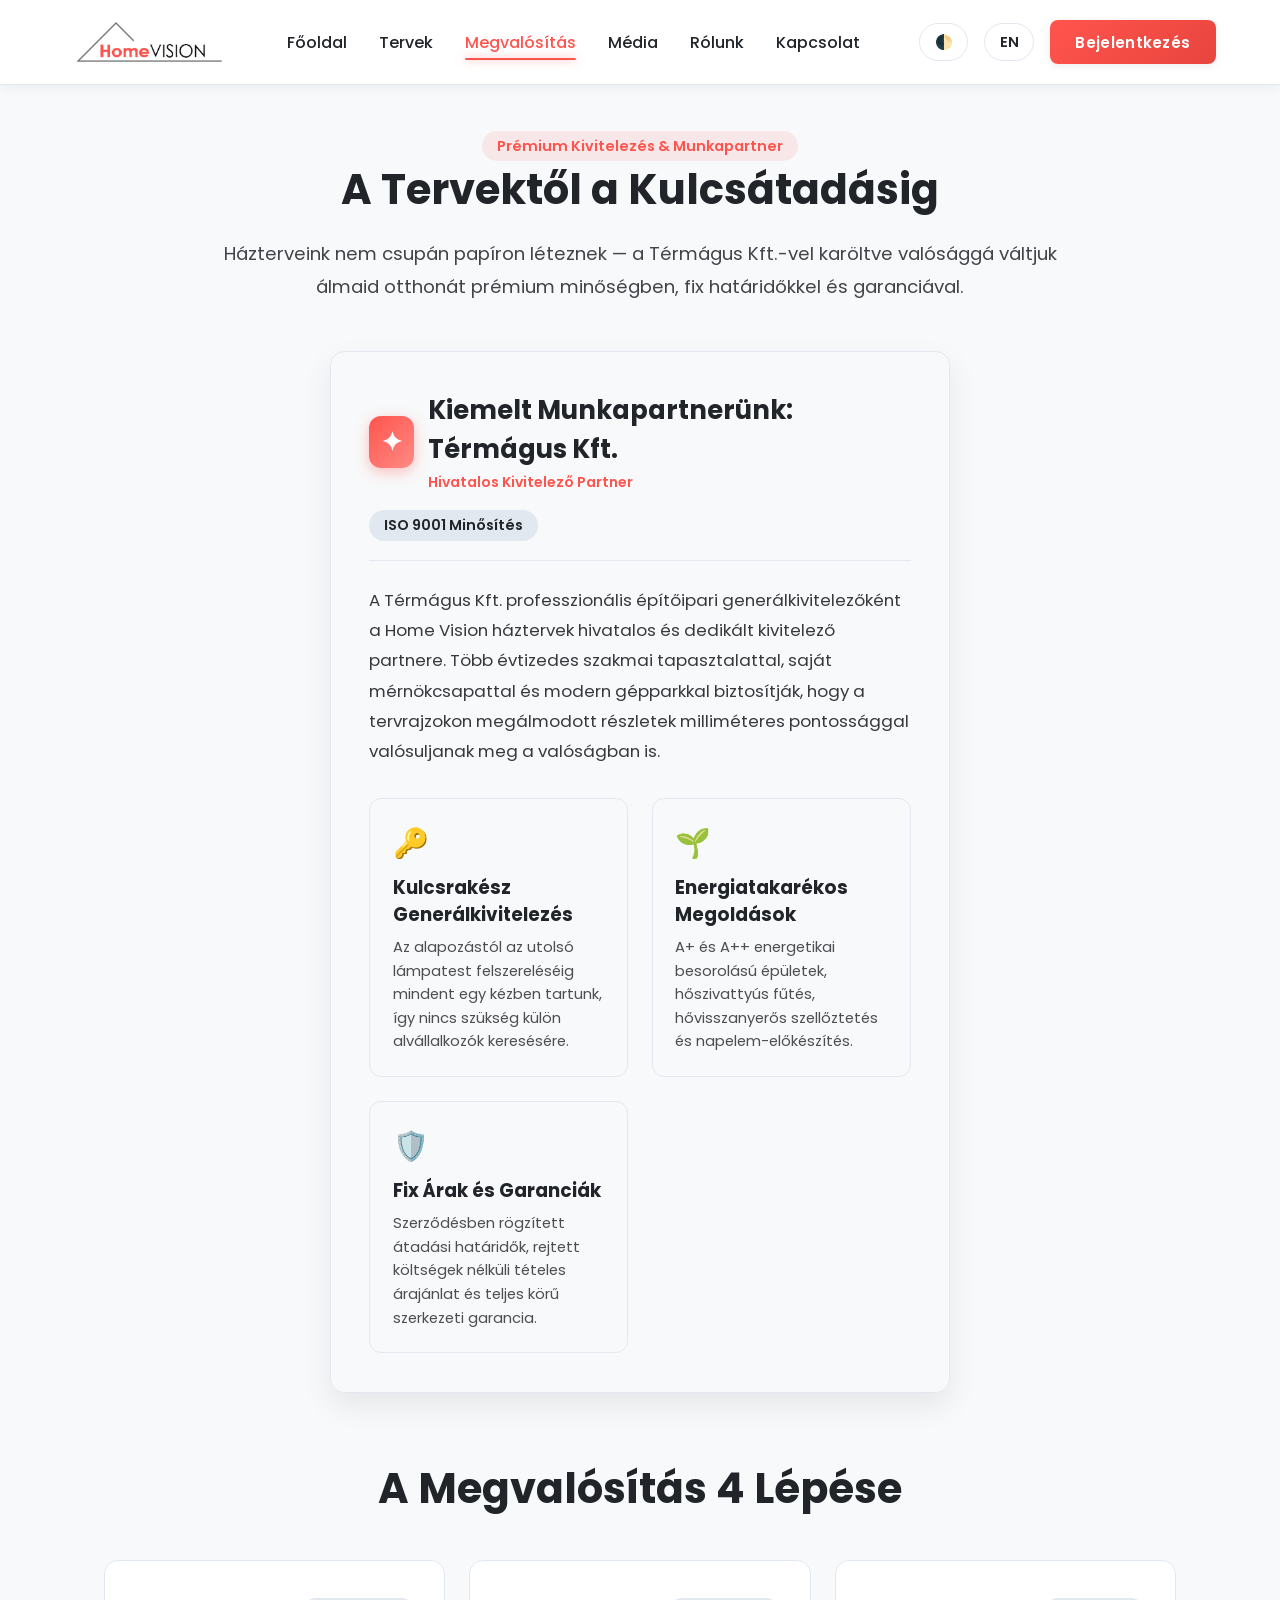
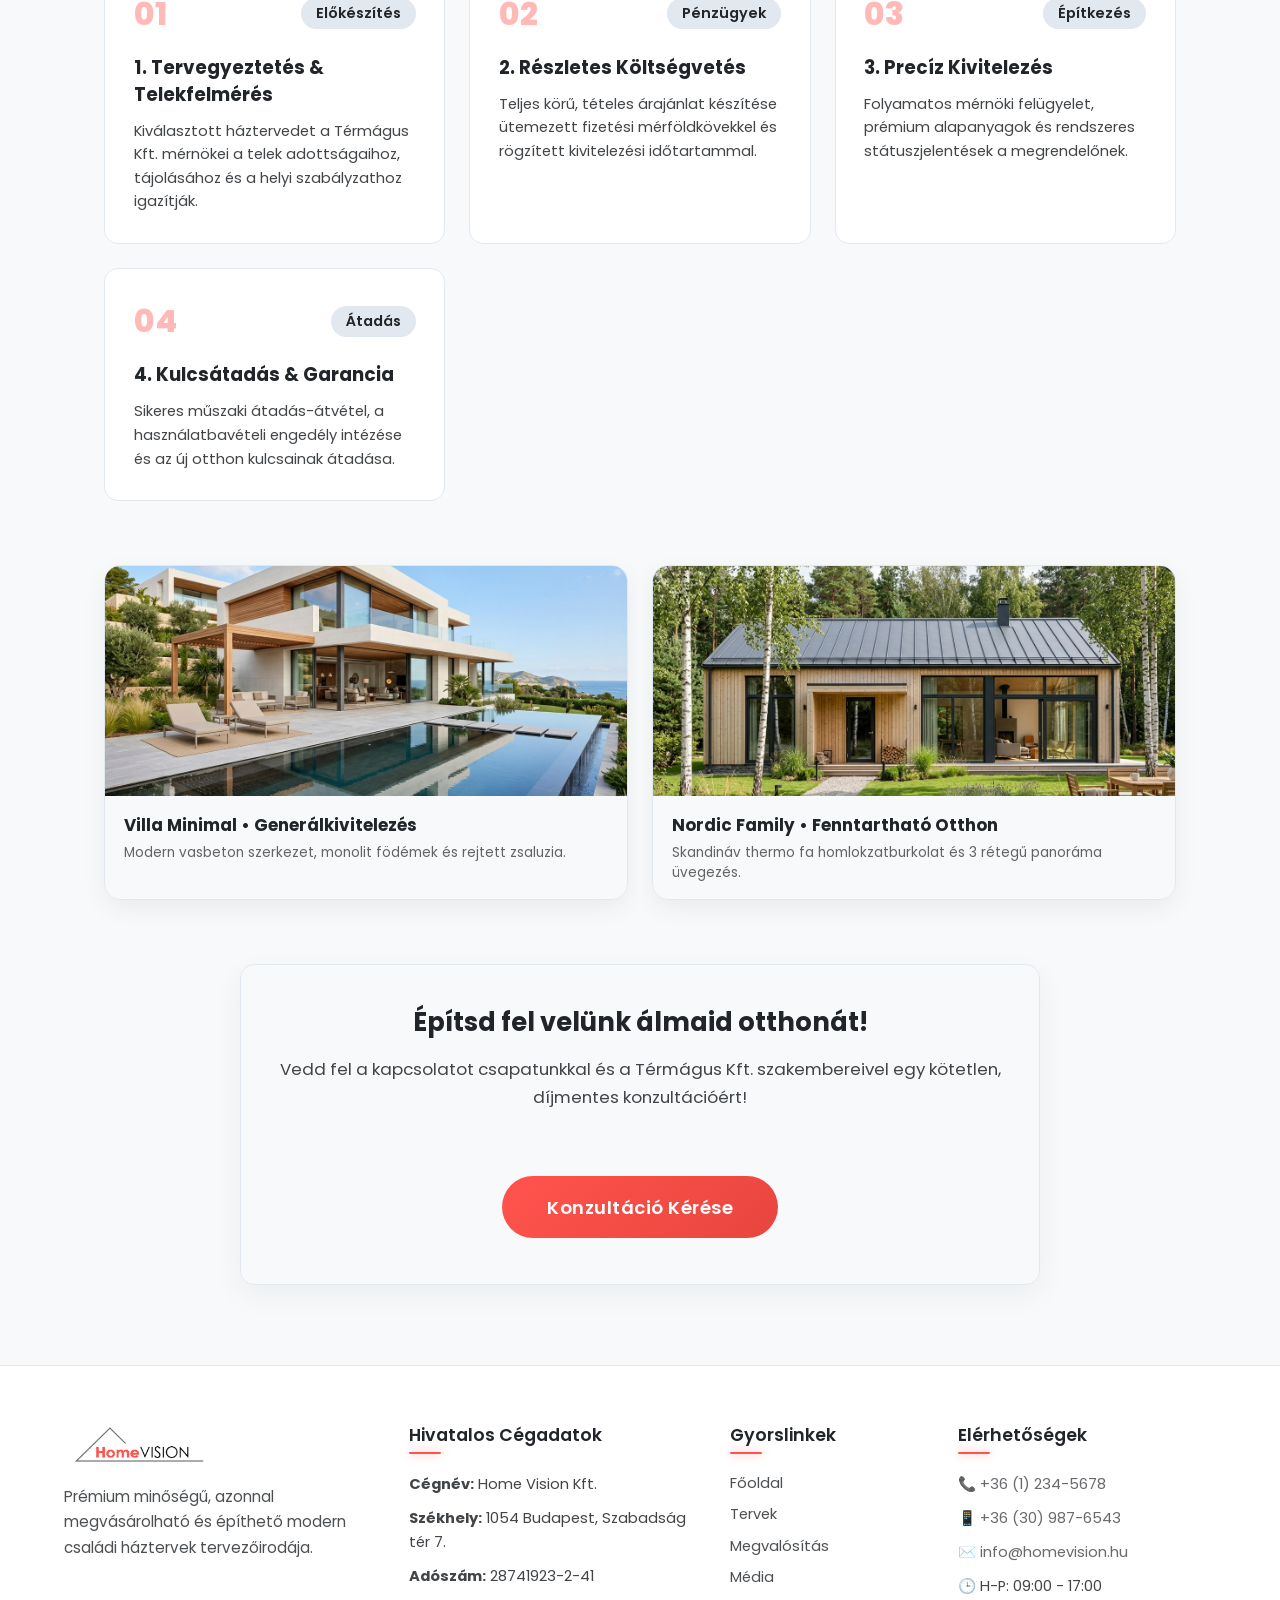
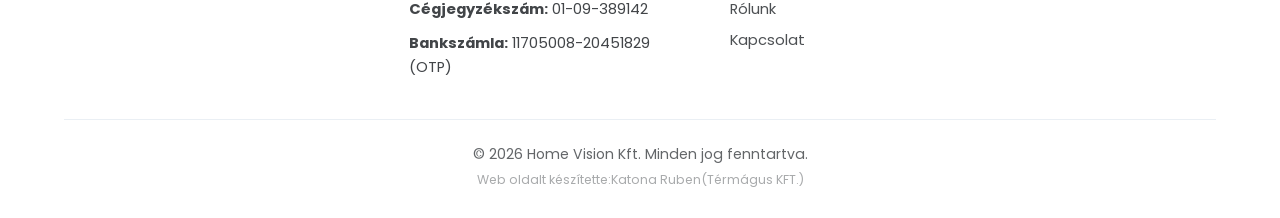
<file: pages/megvalositas.html>
<!DOCTYPE html>
<html lang="hu" data-theme="light">

<head>
    <meta charset="UTF-8">
    <meta name="viewport" content="width=device-width, initial-scale=1.0">
    <title>Home Vision | Megvalósítás</title>
    <link rel="stylesheet" href="../css/style.css">
    <link rel="preconnect" href="https://fonts.googleapis.com">
    <link rel="preconnect" href="https://fonts.gstatic.com" crossorigin>
    <link href="https://fonts.googleapis.com/css2?family=Poppins:wght@300;400;500;600;700;800&display=swap" rel="stylesheet">
    <script>
        (function () {
            var theme = localStorage.getItem('homevision_theme');
            if (theme) document.documentElement.setAttribute('data-theme', theme);
        })();
    </script>
</head>

<body>

    <nav class="navbar">
        <!-- BEÉPÍTETT LOGÓ -->
        <a href="../index.html" class="logo" style="display: flex; align-items: center;" aria-label="HomeVision Főoldal">
            <img src="../images/logo.png" alt="HomeVision" class="logo-img logo-light">
            <img src="../images/logo-dark.png" alt="HomeVision" class="logo-img logo-dark">
        </a>

        <ul class="nav-links">
            <li><a href="../index.html" data-i18n="home">Főoldal</a></li>
            <li><a href="tervek.html" data-i18n="plans">Tervek</a></li>
            <li><a href="megvalositas.html" class="active" data-i18n="implementation">Megvalósítás</a></li>
            <li><a href="media.html" data-i18n="media">Média</a></li>
            <li><a href="rolunk.html" data-i18n="about">Rólunk</a></li>
            <li><a href="kapcsolat.html" data-i18n="contact">Kapcsolat</a></li>
        </ul>
        <div class="nav-controls">
            <button id="themeToggle" class="btn-icon" aria-label="Téma váltás">🌓</button>
            <button id="langToggle" class="btn-text" aria-label="Nyelv váltás">EN</button>
            <button id="loginBtn" class="btn-primary" data-i18n="login">Bejelentkezés</button>
            <button id="mobileMenuBtn" class="hamburger-btn" aria-label="Menü megnyitása">
                <span class="hamburger-line"></span>
                <span class="hamburger-line"></span>
                <span class="hamburger-line"></span>
            </button>
        </div>
    </nav>
    <div class="mobile-nav-backdrop"></div>

    <main class="page-container">
        <!-- Fejléc / Hero szakasz -->
        <div style="text-align: center; max-width: 860px; margin: 0 auto 3rem;">
            <span class="tag" style="background: rgba(255, 84, 77, 0.1); color: var(--primary-color); border-color: rgba(255, 84, 77, 0.25); font-weight: 600; margin-bottom: 1rem;" data-i18n="impl_badge">
                Prémium Kivitelezés & Munkapartner
            </span>
            <h1 class="page-title" style="margin-bottom: 1rem;" data-i18n="impl_title">A Tervektől a Kulcsátadásig</h1>
            <p style="font-size: 1.15rem; line-height: 1.8; color: var(--text-color); opacity: 0.85;" data-i18n="impl_lead">
                Házterveink nem csupán papíron léteznek — a Térmágus Kft.-vel karöltve valósággá váltjuk álmaid otthonát prémium minőségben, fix határidőkkel és garanciával.
            </p>
        </div>

        <!-- Kiemelt Partner Kártya (Térmágus Kft.) -->
        <div class="contact-wrapper" style="margin-bottom: 4rem; position: relative; overflow: hidden; border: 1px solid var(--border-color); background: var(--card-bg); box-shadow: 0 12px 30px rgba(0, 0, 0, 0.08);">
            <div style="display: flex; align-items: center; justify-content: space-between; flex-wrap: wrap; gap: 1rem; margin-bottom: 1.5rem; padding-bottom: 1.2rem; border-bottom: 1px solid var(--border-color);">
                <div style="display: flex; align-items: center; gap: 14px;">
                    <div style="width: 52px; height: 52px; border-radius: 12px; background: linear-gradient(135deg, var(--primary-color), #ff8a85); display: flex; align-items: center; justify-content: center; color: #fff; font-size: 1.6rem; font-weight: 700; box-shadow: 0 4px 14px var(--primary-glow);">
                        ✦
                    </div>
                    <div>
                        <h2 style="font-size: 1.6rem; margin: 0; color: var(--text-color);" data-i18n="partner_title">Kiemelt Munkapartnerünk: Térmágus Kft.</h2>
                        <span style="font-size: 0.88rem; color: var(--primary-color); font-weight: 600;" data-i18n="partner_badge">Hivatalos Kivitelező Partner</span>
                    </div>
                </div>
                <span class="tag" style="font-weight: 600;">ISO 9001 Minősítés</span>
            </div>

            <p style="font-size: 1.05rem; line-height: 1.8; margin-bottom: 2rem; color: var(--text-color); opacity: 0.9;" data-i18n="partner_desc">
                A Térmágus Kft. professzionális építőipari generálkivitelezőként a Home Vision háztervek hivatalos és dedikált kivitelező partnere. Több évtizedes szakmai tapasztalattal, saját mérnökcsapattal és modern gépparkkal biztosítják, hogy a tervrajzokon megálmodott részletek milliméteres pontossággal valósuljanak meg a valóságban is.
            </p>

            <!-- 3 Kiemelt Tulajdonság Kártya -->
            <div style="display: grid; grid-template-columns: repeat(auto-fit, minmax(240px, 1fr)); gap: 1.5rem;">
                <div style="background: var(--bg-color); border: 1px solid var(--border-color); border-radius: 12px; padding: 1.4rem;">
                    <div style="font-size: 1.8rem; margin-bottom: 0.6rem;">🔑</div>
                    <h3 style="font-size: 1.15rem; margin-bottom: 0.5rem; color: var(--text-color);" data-i18n="partner_feat_1_title">Kulcsrakész Generálkivitelezés</h3>
                    <p style="font-size: 0.92rem; line-height: 1.6; opacity: 0.8; margin: 0;" data-i18n="partner_feat_1_desc">
                        Az alapozástól az utolsó lámpatest felszereléséig mindent egy kézben tartunk, így nincs szükség külön alvállalkozók keresésére.
                    </p>
                </div>
                <div style="background: var(--bg-color); border: 1px solid var(--border-color); border-radius: 12px; padding: 1.4rem;">
                    <div style="font-size: 1.8rem; margin-bottom: 0.6rem;">🌱</div>
                    <h3 style="font-size: 1.15rem; margin-bottom: 0.5rem; color: var(--text-color);" data-i18n="partner_feat_2_title">Energiatakarékos Megoldások</h3>
                    <p style="font-size: 0.92rem; line-height: 1.6; opacity: 0.8; margin: 0;" data-i18n="partner_feat_2_desc">
                        A+ és A++ energetikai besorolású épületek, hőszivattyús fűtés, hővisszanyerős szellőztetés és napelem-előkészítés.
                    </p>
                </div>
                <div style="background: var(--bg-color); border: 1px solid var(--border-color); border-radius: 12px; padding: 1.4rem;">
                    <div style="font-size: 1.8rem; margin-bottom: 0.6rem;">🛡️</div>
                    <h3 style="font-size: 1.15rem; margin-bottom: 0.5rem; color: var(--text-color);" data-i18n="partner_feat_3_title">Fix Árak és Garanciák</h3>
                    <p style="font-size: 0.92rem; line-height: 1.6; opacity: 0.8; margin: 0;" data-i18n="partner_feat_3_desc">
                        Szerződésben rögzített átadási határidők, rejtett költségek nélküli tételes árajánlat és teljes körű szerkezeti garancia.
                    </p>
                </div>
            </div>
        </div>

        <!-- 4 Lépéses Munkafolyamat -->
        <div style="margin-bottom: 4rem;">
            <h2 class="page-title" style="margin-bottom: 2.5rem;" data-i18n="workflow_title">A Megvalósítás 4 Lépése</h2>

            <div style="display: grid; grid-template-columns: repeat(auto-fit, minmax(min(100%, 260px), 1fr)); gap: 1.5rem;">
                <div class="plan-card" style="padding: 1.8rem; text-align: left; display: flex; flex-direction: column;">
                    <div style="display: flex; align-items: center; justify-content: space-between; margin-bottom: 1rem;">
                        <span style="font-size: 2rem; font-weight: 800; color: var(--primary-color); opacity: 0.4;">01</span>
                        <span class="tag">Előkészítés</span>
                    </div>
                    <h3 style="font-size: 1.15rem; margin-bottom: 0.75rem; color: var(--text-color);" data-i18n="step_1_title">1. Tervegyeztetés & Telekfelmérés</h3>
                    <p style="font-size: 0.92rem; line-height: 1.6; opacity: 0.85; margin: 0;" data-i18n="step_1_desc">
                        Kiválasztott háztervedet a Térmágus Kft. mérnökei a telek adottságaihoz, tájolásához és a helyi szabályzathoz igazítják.
                    </p>
                </div>

                <div class="plan-card" style="padding: 1.8rem; text-align: left; display: flex; flex-direction: column;">
                    <div style="display: flex; align-items: center; justify-content: space-between; margin-bottom: 1rem;">
                        <span style="font-size: 2rem; font-weight: 800; color: var(--primary-color); opacity: 0.4;">02</span>
                        <span class="tag">Pénzügyek</span>
                    </div>
                    <h3 style="font-size: 1.15rem; margin-bottom: 0.75rem; color: var(--text-color);" data-i18n="step_2_title">2. Részletes Költségvetés</h3>
                    <p style="font-size: 0.92rem; line-height: 1.6; opacity: 0.85; margin: 0;" data-i18n="step_2_desc">
                        Teljes körű, tételes árajánlat készítése ütemezett fizetési mérföldkövekkel és rögzített kivitelezési időtartammal.
                    </p>
                </div>

                <div class="plan-card" style="padding: 1.8rem; text-align: left; display: flex; flex-direction: column;">
                    <div style="display: flex; align-items: center; justify-content: space-between; margin-bottom: 1rem;">
                        <span style="font-size: 2rem; font-weight: 800; color: var(--primary-color); opacity: 0.4;">03</span>
                        <span class="tag">Építkezés</span>
                    </div>
                    <h3 style="font-size: 1.15rem; margin-bottom: 0.75rem; color: var(--text-color);" data-i18n="step_3_title">3. Precíz Kivitelezés</h3>
                    <p style="font-size: 0.92rem; line-height: 1.6; opacity: 0.85; margin: 0;" data-i18n="step_3_desc">
                        Folyamatos mérnöki felügyelet, prémium alapanyagok és rendszeres státuszjelentések a megrendelőnek.
                    </p>
                </div>

                <div class="plan-card" style="padding: 1.8rem; text-align: left; display: flex; flex-direction: column;">
                    <div style="display: flex; align-items: center; justify-content: space-between; margin-bottom: 1rem;">
                        <span style="font-size: 2rem; font-weight: 800; color: var(--primary-color); opacity: 0.4;">04</span>
                        <span class="tag">Átadás</span>
                    </div>
                    <h3 style="font-size: 1.15rem; margin-bottom: 0.75rem; color: var(--text-color);" data-i18n="step_4_title">4. Kulcsátadás & Garancia</h3>
                    <p style="font-size: 0.92rem; line-height: 1.6; opacity: 0.85; margin: 0;" data-i18n="step_4_desc">
                        Sikeres műszaki átadás-átvétel, a használatbavételi engedély intézése és az új otthon kulcsainak átadása.
                    </p>
                </div>
            </div>
        </div>

        <!-- Látványterv illusztráció galéria -->
        <div style="margin-bottom: 4rem;">
            <div style="display: grid; grid-template-columns: repeat(auto-fit, minmax(min(100%, 280px), 1fr)); gap: 1.5rem;">
                <div style="border-radius: 16px; overflow: hidden; border: 1px solid var(--border-color); box-shadow: 0 8px 24px rgba(0,0,0,0.06);">
                    <img src="../images/villa_minimal.jpg" alt="Villa Minimal Megvalósítás" style="width: 100%; height: 230px; object-fit: cover; display: block;">
                    <div style="padding: 1rem 1.2rem; background: var(--card-bg);">
                        <h4 style="margin: 0 0 0.3rem; font-size: 1.05rem;">Villa Minimal • Generálkivitelezés</h4>
                        <p style="margin: 0; font-size: 0.85rem; opacity: 0.7;">Modern vasbeton szerkezet, monolit födémek és rejtett zsaluzia.</p>
                    </div>
                </div>
                <div style="border-radius: 16px; overflow: hidden; border: 1px solid var(--border-color); box-shadow: 0 8px 24px rgba(0,0,0,0.06);">
                    <img src="../images/nordic_family.jpg" alt="Nordic Family Megvalósítás" style="width: 100%; height: 230px; object-fit: cover; display: block;">
                    <div style="padding: 1rem 1.2rem; background: var(--card-bg);">
                        <h4 style="margin: 0 0 0.3rem; font-size: 1.05rem;">Nordic Family • Fenntartható Otthon</h4>
                        <p style="margin: 0; font-size: 0.85rem; opacity: 0.7;">Skandináv thermo fa homlokzatburkolat és 3 rétegű panoráma üvegezés.</p>
                    </div>
                </div>
            </div>
        </div>

        <!-- CTA Blokk -->
        <div class="contact-wrapper" style="text-align: center; max-width: 800px; margin: 0 auto 3rem; background: linear-gradient(135deg, var(--card-bg), rgba(255, 84, 77, 0.05)); border: 1px solid var(--border-color);">
            <h2 style="font-size: 1.6rem; margin-bottom: 0.8rem;" data-i18n="impl_cta_title">Építsd fel velünk álmaid otthonát!</h2>
            <p style="font-size: 1.05rem; line-height: 1.7; opacity: 0.85; margin-bottom: 1.8rem;" data-i18n="impl_cta_desc">
                Vedd fel a kapcsolatot csapatunkkal és a Térmágus Kft. szakembereivel egy kötetlen, díjmentes konzultációért!
            </p>
            <a href="kapcsolat.html" class="btn-large" style="display: inline-block; text-decoration: none;" data-i18n="impl_cta_btn">
                Konzultáció Kérése
            </a>
        </div>

    </main>

    <!-- Lábléc (Footer) -->
    <footer class="footer">
        <div class="footer-container">
            <div class="footer-grid">
                <!-- 1. Cég bemutatkozás & Logó -->
                <div class="footer-col">
                    <a href="../index.html" class="logo" style="margin-bottom: 1rem; display: inline-flex;" aria-label="HomeVision Főoldal">
                        <img src="../images/logo.png" alt="HomeVision" class="logo-img logo-light">
                        <img src="../images/logo-dark.png" alt="HomeVision" class="logo-img logo-dark">
                    </a>
                    <p class="footer-desc" data-i18n="footer_desc">
                        Prémium minőségű, azonnal megvásárolható és építhető modern családi háztervek tervezőirodája.
                    </p>
                </div>

                <!-- 2. Hivatalos Cégadatok -->
                <div class="footer-col">
                    <h4 class="footer-heading" data-i18n="footer_company_info">Hivatalos Cégadatok</h4>
                    <ul class="footer-info-list">
                        <li><strong>Cégnév:</strong> Home Vision Kft.</li>
                        <li><strong data-i18n="footer_hq">Székhely:</strong> 1054 Budapest, Szabadság tér 7.</li>
                        <li><strong data-i18n="footer_tax">Adószám:</strong> 28741923-2-41</li>
                        <li><strong data-i18n="footer_reg">Cégjegyzékszám:</strong> 01-09-389142</li>
                        <li><strong data-i18n="footer_bank">Bankszámla:</strong> 11705008-20451829 (OTP)</li>
                    </ul>
                </div>

                <!-- 3. Gyorslinkek -->
                <div class="footer-col">
                    <h4 class="footer-heading" data-i18n="footer_quicklinks">Gyorslinkek</h4>
                    <ul class="footer-links">
                        <li><a href="../index.html" data-i18n="home">Főoldal</a></li>
                        <li><a href="tervek.html" data-i18n="plans">Tervek</a></li>
                        <li><a href="megvalositas.html" data-i18n="implementation">Megvalósítás</a></li>
                        <li><a href="media.html" data-i18n="media">Média</a></li>
                        <li><a href="rolunk.html" data-i18n="about">Rólunk</a></li>
                        <li><a href="kapcsolat.html" data-i18n="contact">Kapcsolat</a></li>
                    </ul>
                </div>

                <!-- 4. Kapcsolat & Ügyfélszolgálat -->
                <div class="footer-col">
                    <h4 class="footer-heading" data-i18n="footer_contact">Elérhetőségek</h4>
                    <ul class="footer-info-list">
                        <li>📞 <a href="tel:+3612345678">+36 (1) 234-5678</a></li>
                        <li>📱 <a href="tel:+36309876543">+36 (30) 987-6543</a></li>
                        <li>✉️ <a href="mailto:info@homevision.hu">info@homevision.hu</a></li>
                        <li>🕒 <span data-i18n="footer_hours">H-P: 09:00 - 17:00</span></li>
                    </ul>
                </div>
            </div>

            <div class="footer-bottom">
                <p data-i18n="footer_rights">© 2026 Home Vision Kft. Minden jog fenntartva.</p>
                <p class="footer-credit" style="font-size: 0.78rem; opacity: 0.55; margin-top: 6px;" data-i18n="footer_credit">Web oldalt készítette:Katona Ruben(Térmágus KFT.)</p>
            </div>
        </div>
    </footer>

    <!-- Modál -->
    <div id="authModal" class="modal">
        <div class="modal-content">
            <span class="close-btn">&times;</span>
            <h2 id="modalTitle" data-i18n="login_title">Bejelentkezés</h2>
            <form id="authForm">
                <input type="email" placeholder="Email cím" required data-i18n-placeholder="email">
                <input type="password" placeholder="Jelszó" required data-i18n-placeholder="password">
                <button type="submit" class="btn-primary auth-submit" data-i18n="login_submit">Belépés</button>
            </form>
            <p class="switch-auth">
                <span data-i18n="no_account">Nincs még fiókod?</span>
                <a href="#" id="switchMode" data-i18n="register_link">Regisztrálj!</a>
            </p>
        </div>
    </div>

    <script src="../js/script.js"></script>
</body>

</html>
</file>
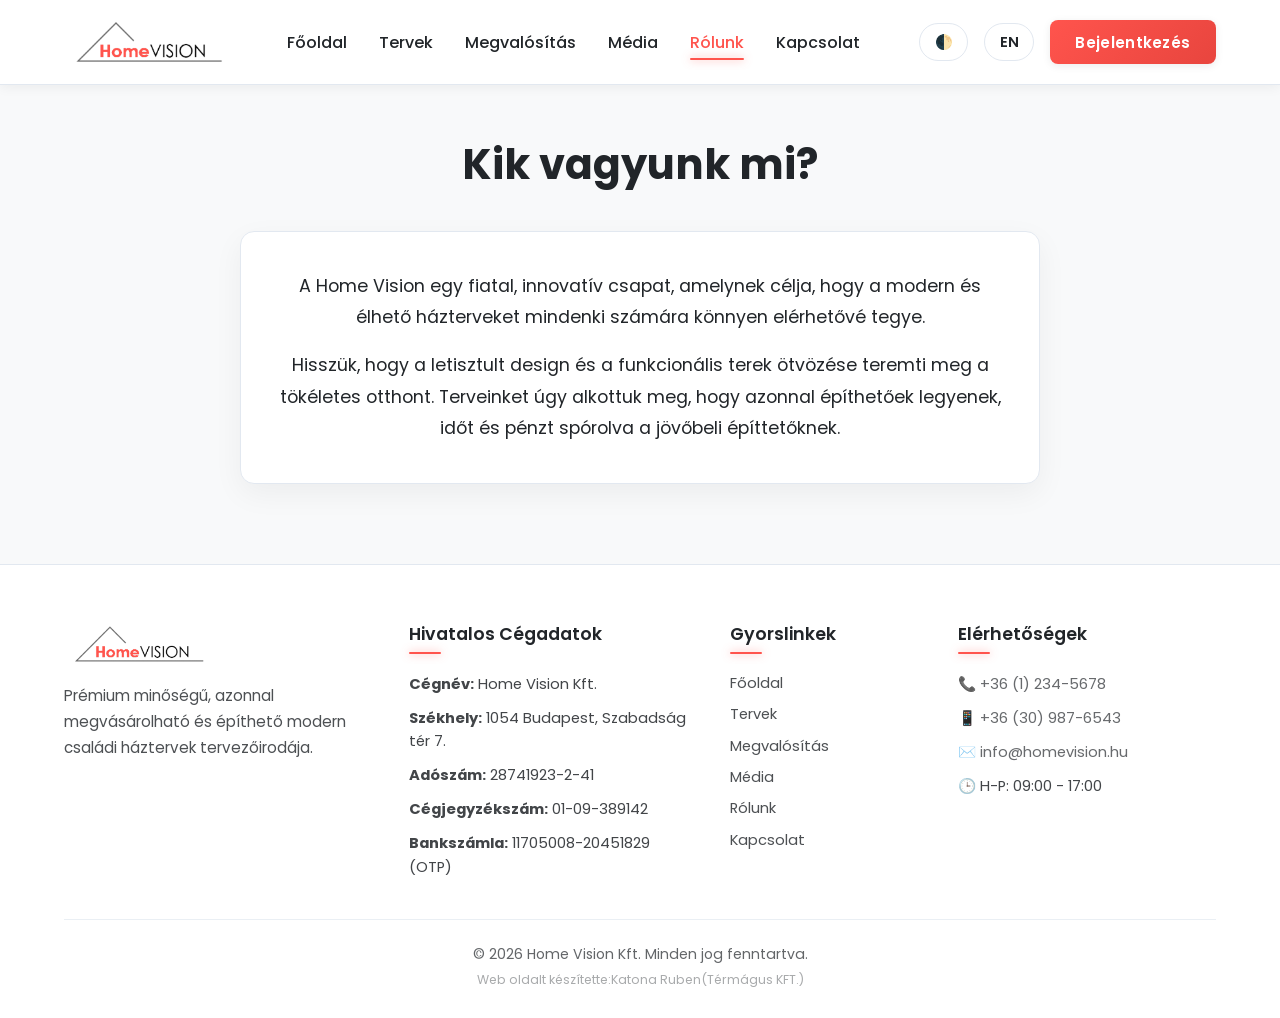
<file: pages/rolunk.html>
<!DOCTYPE html>
<html lang="hu" data-theme="light">

<head>
    <meta charset="UTF-8">
    <meta name="viewport" content="width=device-width, initial-scale=1.0">
    <title>Home Vision | Rólunk</title>
    <link rel="stylesheet" href="../css/style.css">
    <link rel="preconnect" href="https://fonts.googleapis.com">
    <link rel="preconnect" href="https://fonts.gstatic.com" crossorigin>
    <link href="https://fonts.googleapis.com/css2?family=Poppins:wght@300;400;500;600;700;800&display=swap" rel="stylesheet">
    <script>
        (function () {
            var theme = localStorage.getItem('homevision_theme');
            if (theme) document.documentElement.setAttribute('data-theme', theme);
        })();
    </script>
</head>

<body>

    <nav class="navbar">
        <!-- ITT VAN AZ ÚJ BEÉPÍTETT LOGÓ -->
        <a href="../index.html" class="logo" style="display: flex; align-items: center;" aria-label="HomeVision Főoldal">
            <img src="../images/logo.png" alt="HomeVision" class="logo-img logo-light">
            <img src="../images/logo-dark.png" alt="HomeVision" class="logo-img logo-dark">
        </a>
        <!-- LOGÓ VÉGE -->
        <ul class="nav-links">
            <li><a href="../index.html" data-i18n="home">Főoldal</a></li>
            <li><a href="tervek.html" data-i18n="plans">Tervek</a></li>
            <li><a href="megvalositas.html" data-i18n="implementation">Megvalósítás</a></li>
            <li><a href="media.html" data-i18n="media">Média</a></li>
            <li><a href="rolunk.html" class="active" data-i18n="about">Rólunk</a></li>
            <li><a href="kapcsolat.html" data-i18n="contact">Kapcsolat</a></li>
        </ul>
        <div class="nav-controls">
            <button id="themeToggle" class="btn-icon" aria-label="Téma váltás">🌓</button>
            <button id="langToggle" class="btn-text" aria-label="Nyelv váltás">EN</button>
            <button id="loginBtn" class="btn-primary" data-i18n="login">Bejelentkezés</button>
            <button id="mobileMenuBtn" class="hamburger-btn" aria-label="Menü megnyitása">
                <span class="hamburger-line"></span>
                <span class="hamburger-line"></span>
                <span class="hamburger-line"></span>
            </button>
        </div>
    </nav>
    <div class="mobile-nav-backdrop"></div>

    <main class="page-container">
        <h1 class="page-title" data-i18n="about_title">Kik vagyunk mi?</h1>
        <div class="contact-wrapper" style="text-align: center; max-width: 800px;">
            <p data-i18n="about_text_1" style="font-size: 1.1rem; line-height: 1.8; margin-bottom: 1rem;">
                A Home Vision egy fiatal, innovatív csapat, amelynek célja, hogy a modern és élhető házterveket mindenki
                számára könnyen elérhetővé tegye.
            </p>
            <p data-i18n="about_text_2" style="font-size: 1.1rem; line-height: 1.8;">
                Hisszük, hogy a letisztult design és a funkcionális terek ötvözése teremti meg a tökéletes otthont.
                Terveinket úgy alkottuk meg, hogy azonnal építhetőek legyenek, időt és pénzt spórolva a jövőbeli
                építtetőknek.
            </p>
        </div>
    </main>

    <!-- Lábléc (Footer) -->
    <footer class="footer">
        <div class="footer-container">
            <div class="footer-grid">
                <!-- 1. Cég bemutatkozás & Logó -->
                <div class="footer-col">
                    <a href="../index.html" class="logo" style="margin-bottom: 1rem; display: inline-flex;" aria-label="HomeVision Főoldal">
                        <img src="../images/logo.png" alt="HomeVision" class="logo-img logo-light">
                        <img src="../images/logo-dark.png" alt="HomeVision" class="logo-img logo-dark">
                    </a>
                    <p class="footer-desc" data-i18n="footer_desc">
                        Prémium minőségű, azonnal megvásárolható és építhető modern családi háztervek tervezőirodája.
                    </p>
                </div>

                <!-- 2. Hivatalos Cégadatok -->
                <div class="footer-col">
                    <h4 class="footer-heading" data-i18n="footer_company_info">Hivatalos Cégadatok</h4>
                    <ul class="footer-info-list">
                        <li><strong>Cégnév:</strong> Home Vision Kft.</li>
                        <li><strong data-i18n="footer_hq">Székhely:</strong> 1054 Budapest, Szabadság tér 7.</li>
                        <li><strong data-i18n="footer_tax">Adószám:</strong> 28741923-2-41</li>
                        <li><strong data-i18n="footer_reg">Cégjegyzékszám:</strong> 01-09-389142</li>
                        <li><strong data-i18n="footer_bank">Bankszámla:</strong> 11705008-20451829 (OTP)</li>
                    </ul>
                </div>

                <!-- 3. Gyorslinkek -->
                <div class="footer-col">
                    <h4 class="footer-heading" data-i18n="footer_quicklinks">Gyorslinkek</h4>
                    <ul class="footer-links">
                        <li><a href="../index.html" data-i18n="home">Főoldal</a></li>
                        <li><a href="tervek.html" data-i18n="plans">Tervek</a></li>
                        <li><a href="megvalositas.html" data-i18n="implementation">Megvalósítás</a></li>
                        <li><a href="media.html" data-i18n="media">Média</a></li>
                        <li><a href="rolunk.html" data-i18n="about">Rólunk</a></li>
                        <li><a href="kapcsolat.html" data-i18n="contact">Kapcsolat</a></li>
                    </ul>
                </div>

                <!-- 4. Kapcsolat & Ügyfélszolgálat -->
                <div class="footer-col">
                    <h4 class="footer-heading" data-i18n="footer_contact">Elérhetőségek</h4>
                    <ul class="footer-info-list">
                        <li>📞 <a href="tel:+3612345678">+36 (1) 234-5678</a></li>
                        <li>📱 <a href="tel:+36309876543">+36 (30) 987-6543</a></li>
                        <li>✉️ <a href="mailto:info@homevision.hu">info@homevision.hu</a></li>
                        <li>🕒 <span data-i18n="footer_hours">H-P: 09:00 - 17:00</span></li>
                    </ul>
                </div>
            </div>

            <div class="footer-bottom">
                <p data-i18n="footer_rights">© 2026 Home Vision Kft. Minden jog fenntartva.</p>
                <p class="footer-credit" style="font-size: 0.78rem; opacity: 0.55; margin-top: 6px;" data-i18n="footer_credit">Web oldalt készítette:Katona Ruben(Térmágus KFT.)</p>
            </div>
        </div>
    </footer>

    <div id="authModal" class="modal">
        <div class="modal-content">
            <span class="close-btn">&times;</span>
            <h2 id="modalTitle" data-i18n="login_title">Bejelentkezés</h2>
            <form id="authForm">
                <input type="email" placeholder="Email cím" required data-i18n-placeholder="email">
                <input type="password" placeholder="Jelszó" required data-i18n-placeholder="password">
                <button type="submit" class="btn-primary auth-submit" data-i18n="login_submit">Belépés</button>
            </form>
            <p class="switch-auth">
                <span data-i18n="no_account">Nincs még fiókod?</span>
                <a href="#" id="switchMode" data-i18n="register_link">Regisztrálj!</a>
            </p>
        </div>
    </div>

    <script src="../js/script.js"></script>
</body>

</html>
</file>
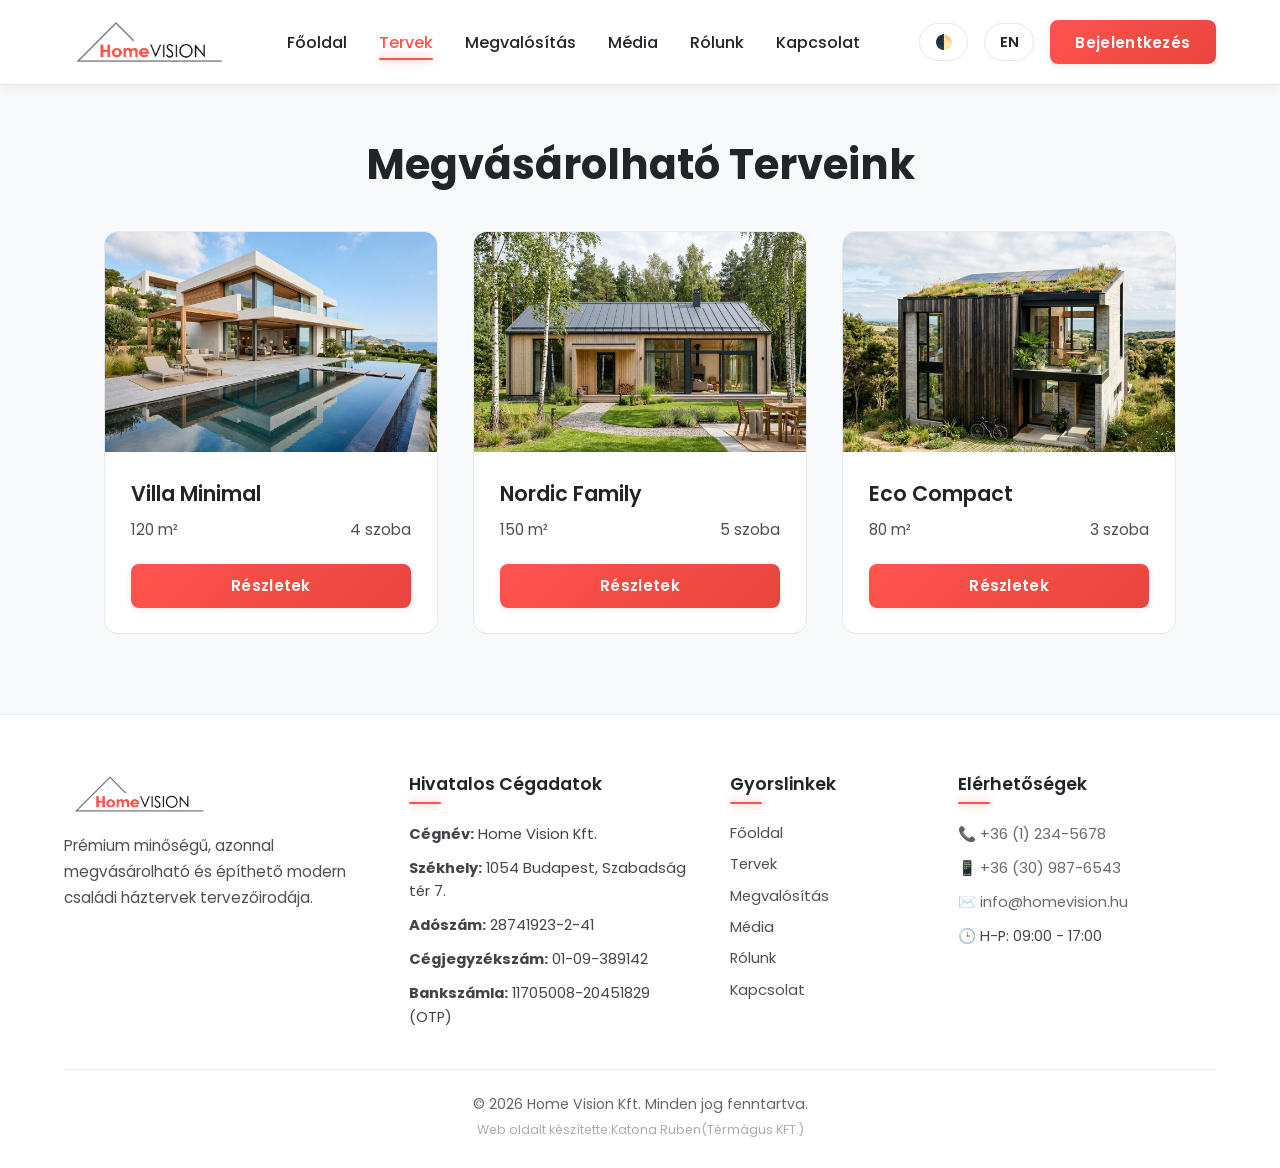
<file: pages/tervek.html>
<!DOCTYPE html>
<html lang="hu" data-theme="light">

<head>
    <meta charset="UTF-8">
    <meta name="viewport" content="width=device-width, initial-scale=1.0">
    <title>Home Vision | Megvásárolható Tervek</title>
    <link rel="stylesheet" href="../css/style.css">
    <link rel="preconnect" href="https://fonts.googleapis.com">
    <link rel="preconnect" href="https://fonts.gstatic.com" crossorigin>
    <link href="https://fonts.googleapis.com/css2?family=Poppins:wght@300;400;500;600;700;800&display=swap" rel="stylesheet">
    <script>
        (function () {
            var theme = localStorage.getItem('homevision_theme');
            if (theme) document.documentElement.setAttribute('data-theme', theme);
        })();
    </script>
</head>

<body>

    <nav class="navbar">
        <!-- ITT VAN AZ ÚJ BEÉPÍTETT LOGÓ -->
        <a href="../index.html" class="logo" style="display: flex; align-items: center;" aria-label="HomeVision Főoldal">
            <img src="../images/logo.png" alt="HomeVision" class="logo-img logo-light">
            <img src="../images/logo-dark.png" alt="HomeVision" class="logo-img logo-dark">
        </a>
        <!-- LOGÓ VÉGE -->
        <ul class="nav-links">
            <li><a href="../index.html" data-i18n="home">Főoldal</a></li>
            <li><a href="tervek.html" class="active" data-i18n="plans">Tervek</a></li>
            <li><a href="megvalositas.html" data-i18n="implementation">Megvalósítás</a></li>
            <li><a href="media.html" data-i18n="media">Média</a></li>
            <li><a href="rolunk.html" data-i18n="about">Rólunk</a></li>
            <li><a href="kapcsolat.html" data-i18n="contact">Kapcsolat</a></li>
        </ul>
        <div class="nav-controls">
            <button id="themeToggle" class="btn-icon" aria-label="Téma váltás">🌓</button>
            <button id="langToggle" class="btn-text" aria-label="Nyelv váltás">EN</button>
            <button id="loginBtn" class="btn-primary" data-i18n="login">Bejelentkezés</button>
            <button id="mobileMenuBtn" class="hamburger-btn" aria-label="Menü megnyitása">
                <span class="hamburger-line"></span>
                <span class="hamburger-line"></span>
                <span class="hamburger-line"></span>
            </button>
        </div>
    </nav>
    <div class="mobile-nav-backdrop"></div>

    <main class="page-container">
        <h1 class="page-title" data-i18n="plans_title">Megvásárolható Terveink</h1>

        <div class="plans-grid">
            <div class="plan-card">
                <img src="../images/villa_minimal.jpg" alt="Villa Minimal" class="plan-img">
                <div class="plan-content">
                    <h2 class="plan-title">Villa Minimal</h2>
                    <div class="plan-details">
                        <span data-i18n="sqm">120 m²</span>
                        <span data-i18n="rooms">4 szoba</span>
                    </div>
                    <button class="btn-primary" style="width:100%" data-i18n="details_btn">Részletek</button>
                </div>
            </div>

            <div class="plan-card">
                <img src="../images/nordic_family.jpg" alt="Nordic Family" class="plan-img">
                <div class="plan-content">
                    <h2 class="plan-title">Nordic Family</h2>
                    <div class="plan-details">
                        <span data-i18n="sqm_150">150 m²</span>
                        <span data-i18n="rooms_5">5 szoba</span>
                    </div>
                    <button class="btn-primary" style="width:100%" onclick="window.location.href='nordicfamily.html'"
                        data-i18n="details_btn">Részletek</button>
                </div>
            </div>

            <div class="plan-card">
                <img src="../images/eco_compact.jpg" alt="Eco Compact" class="plan-img">
                <div class="plan-content">
                    <h2 class="plan-title">Eco Compact</h2>
                    <div class="plan-details">
                        <span data-i18n="sqm_80">80 m²</span>
                        <span data-i18n="rooms_3">3 szoba</span>
                    </div>
                    <button class="btn-primary" style="width:100%" data-i18n="details_btn">Részletek</button>
                </div>
            </div>
        </div>
    </main>

    <!-- Lábléc (Footer) -->
    <footer class="footer">
        <div class="footer-container">
            <div class="footer-grid">
                <!-- 1. Cég bemutatkozás & Logó -->
                <div class="footer-col">
                    <a href="../index.html" class="logo" style="margin-bottom: 1rem; display: inline-flex;" aria-label="HomeVision Főoldal">
                        <img src="../images/logo.png" alt="HomeVision" class="logo-img logo-light">
                        <img src="../images/logo-dark.png" alt="HomeVision" class="logo-img logo-dark">
                    </a>
                    <p class="footer-desc" data-i18n="footer_desc">
                        Prémium minőségű, azonnal megvásárolható és építhető modern családi háztervek tervezőirodája.
                    </p>
                </div>

                <!-- 2. Hivatalos Cégadatok -->
                <div class="footer-col">
                    <h4 class="footer-heading" data-i18n="footer_company_info">Hivatalos Cégadatok</h4>
                    <ul class="footer-info-list">
                        <li><strong>Cégnév:</strong> Home Vision Kft.</li>
                        <li><strong data-i18n="footer_hq">Székhely:</strong> 1054 Budapest, Szabadság tér 7.</li>
                        <li><strong data-i18n="footer_tax">Adószám:</strong> 28741923-2-41</li>
                        <li><strong data-i18n="footer_reg">Cégjegyzékszám:</strong> 01-09-389142</li>
                        <li><strong data-i18n="footer_bank">Bankszámla:</strong> 11705008-20451829 (OTP)</li>
                    </ul>
                </div>

                <!-- 3. Gyorslinkek -->
                <div class="footer-col">
                    <h4 class="footer-heading" data-i18n="footer_quicklinks">Gyorslinkek</h4>
                    <ul class="footer-links">
                        <li><a href="../index.html" data-i18n="home">Főoldal</a></li>
                        <li><a href="tervek.html" data-i18n="plans">Tervek</a></li>
                        <li><a href="megvalositas.html" data-i18n="implementation">Megvalósítás</a></li>
                        <li><a href="media.html" data-i18n="media">Média</a></li>
                        <li><a href="rolunk.html" data-i18n="about">Rólunk</a></li>
                        <li><a href="kapcsolat.html" data-i18n="contact">Kapcsolat</a></li>
                    </ul>
                </div>

                <!-- 4. Kapcsolat & Ügyfélszolgálat -->
                <div class="footer-col">
                    <h4 class="footer-heading" data-i18n="footer_contact">Elérhetőségek</h4>
                    <ul class="footer-info-list">
                        <li>📞 <a href="tel:+3612345678">+36 (1) 234-5678</a></li>
                        <li>📱 <a href="tel:+36309876543">+36 (30) 987-6543</a></li>
                        <li>✉️ <a href="mailto:info@homevision.hu">info@homevision.hu</a></li>
                        <li>🕒 <span data-i18n="footer_hours">H-P: 09:00 - 17:00</span></li>
                    </ul>
                </div>
            </div>

            <div class="footer-bottom">
                <p data-i18n="footer_rights">© 2026 Home Vision Kft. Minden jog fenntartva.</p>
                <p class="footer-credit" style="font-size: 0.78rem; opacity: 0.55; margin-top: 6px;" data-i18n="footer_credit">Web oldalt készítette:Katona Ruben(Térmágus KFT.)</p>
            </div>
        </div>
    </footer>

    <div id="authModal" class="modal">
        <div class="modal-content">
            <span class="close-btn">&times;</span>
            <h2 id="modalTitle" data-i18n="login_title">Bejelentkezés</h2>
            <form id="authForm">
                <input type="email" placeholder="Email cím" required data-i18n-placeholder="email">
                <input type="password" placeholder="Jelszó" required data-i18n-placeholder="password">
                <button type="submit" class="btn-primary auth-submit" data-i18n="login_submit">Belépés</button>
            </form>
            <p class="switch-auth">
                <span data-i18n="no_account">Nincs még fiókod?</span>
                <a href="#" id="switchMode" data-i18n="register_link">Regisztrálj!</a>
            </p>
        </div>
    </div>

    <script src="../js/script.js"></script>
</body>

</html>
</file>
<file: css/style.css>
@import url('https://fonts.googleapis.com/css2?family=Poppins:wght@300;400;500;600;700;800&display=swap');

/* CSS Változók a témákhoz */
:root {
    --bg-color: #f8f9fa;
    --text-color: #212529;
    --nav-bg: #ffffff;
    --primary-color: #ff544d;
    --primary-hover: #e8453e;
    --primary-glow: rgba(255, 84, 77, 0.35);
    --primary-glow-bright: rgba(255, 107, 101, 0.7);
    --card-glow: rgba(255, 84, 77, 0.12);
    --border-color: #e2e8f0;
    --modal-bg: rgba(15, 23, 42, 0.6);
}

[data-theme="dark"] {
    --bg-color: #0b0f19;
    --text-color: #f8f9fa;
    --nav-bg: #111827;
    --primary-color: #ff544d;
    --primary-hover: #ff6e68;
    --primary-glow: rgba(255, 84, 77, 0.45);
    --primary-glow-bright: rgba(255, 110, 104, 0.85);
    --card-glow: rgba(255, 84, 77, 0.25);
    --border-color: #1f2937;
    --modal-bg: rgba(0, 0, 0, 0.75);
}

* {
    margin: 0;
    padding: 0;
    box-sizing: border-box;
    font-family: 'Poppins', sans-serif;
}

html {
    overflow-x: hidden;
    width: 100%;
    -webkit-text-size-adjust: 100%;
}

body {
    background-color: var(--bg-color);
    color: var(--text-color);
    transition: background-color 0.3s ease, color 0.3s ease;
    overflow-x: hidden;
    width: 100%;
    min-height: 100vh;
}

/* Navigáció */
.navbar {
    display: flex;
    justify-content: space-between;
    align-items: center;
    padding: 1rem 5%;
    background-color: var(--nav-bg);
    box-shadow: 0 2px 12px rgba(0, 0, 0, 0.06);
    position: sticky;
    top: 0;
    z-index: 100;
    backdrop-filter: blur(10px);
    -webkit-backdrop-filter: blur(10px);
    transition: background-color 0.3s ease, border-color 0.3s ease;
    border-bottom: 1px solid var(--border-color);
}

.logo {
    display: flex;
    align-items: center;
    font-size: 1.5rem;
    font-weight: 700;
    letter-spacing: 0.5px;
    color: var(--text-color);
    text-decoration: none;
    cursor: pointer;
    transition: transform 0.3s ease;
}

.logo-img {
    height: 52px;
    width: auto;
    max-width: 205px;
    display: block;
    object-fit: contain;
    transition: transform 0.3s ease, filter 0.3s ease;
}

.footer .logo-img {
    height: 46px;
    max-width: 185px;
}

.logo-dark {
    display: none;
}

[data-theme="dark"] .logo-light {
    display: none;
}

[data-theme="dark"] .logo-dark {
    display: block;
}

.logo:hover {
    transform: scale(1.03);
}

.logo:hover .logo-img {
    filter: drop-shadow(0 0 8px var(--primary-glow-bright));
}

.logo svg {
    color: var(--primary-color);
    transition: transform 0.3s ease, filter 0.3s ease;
}

.logo span {
    background: linear-gradient(135deg, var(--text-color), var(--primary-color));
    -webkit-background-clip: text;
    -webkit-text-fill-color: transparent;
}

.logo:hover svg {
    filter: drop-shadow(0 0 6px var(--primary-glow-bright));
}

.nav-links {
    list-style: none;
    display: flex;
    gap: 2rem;
}

.nav-links a {
    text-decoration: none;
    color: var(--text-color);
    font-weight: 500;
    position: relative;
    padding: 0.3rem 0;
    transition: color 0.3s ease;
}

/* Nav link aláhúzás és finom glow effekt */
.nav-links a::after {
    content: '';
    position: absolute;
    bottom: -2px;
    left: 50%;
    width: 0;
    height: 2px;
    background: var(--primary-color);
    box-shadow: 0 0 8px var(--primary-glow-bright);
    transition: width 0.3s cubic-bezier(0.16, 1, 0.3, 1), left 0.3s cubic-bezier(0.16, 1, 0.3, 1);
    border-radius: 2px;
}

.nav-links a:hover,
.nav-links a.active {
    color: var(--primary-color);
}

.nav-links a:hover::after,
.nav-links a.active::after {
    width: 100%;
    left: 0;
}

.nav-controls {
    display: flex;
    align-items: center;
    gap: 1rem;
}

/* Mobil Hamburger Menü Gomb (Modern 3 vonalas animáció) */
.hamburger-btn {
    display: none;
    flex-direction: column;
    justify-content: center;
    align-items: center;
    gap: 5px;
    width: 42px;
    height: 42px;
    padding: 8px;
    background: var(--nav-bg);
    border: 1px solid var(--border-color);
    border-radius: 10px;
    cursor: pointer;
    z-index: 105;
    transition: all 0.3s cubic-bezier(0.16, 1, 0.3, 1);
}

.hamburger-btn:hover {
    border-color: var(--primary-color);
    box-shadow: 0 0 12px var(--primary-glow);
}

.hamburger-line {
    display: block;
    width: 22px;
    height: 2px;
    background-color: var(--text-color);
    border-radius: 2px;
    transition: transform 0.35s cubic-bezier(0.16, 1, 0.3, 1),
                opacity 0.25s ease,
                background-color 0.3s ease;
}

/* Hamburger nyitott 'X' állapot */
.hamburger-btn.active .hamburger-line:nth-child(1) {
    transform: translateY(7px) rotate(45deg);
    background-color: var(--primary-color);
}

.hamburger-btn.active .hamburger-line:nth-child(2) {
    opacity: 0;
    transform: scaleX(0);
}

.hamburger-btn.active .hamburger-line:nth-child(3) {
    transform: translateY(-7px) rotate(-45deg);
    background-color: var(--primary-color);
}

/* Mobil Menü Sötétített Háttér Overlay */
.mobile-nav-backdrop {
    position: fixed;
    top: 0;
    left: 0;
    width: 100vw;
    height: 100vh;
    background: rgba(0, 0, 0, 0.55);
    backdrop-filter: blur(5px);
    -webkit-backdrop-filter: blur(5px);
    opacity: 0;
    visibility: hidden;
    pointer-events: none;
    transition: opacity 0.35s cubic-bezier(0.16, 1, 0.3, 1),
                visibility 0.35s cubic-bezier(0.16, 1, 0.3, 1);
    z-index: 98;
}

.mobile-nav-backdrop.active {
    opacity: 1;
    visibility: visible;
    pointer-events: auto;
}

body.menu-open {
    overflow: hidden !important;
}

/* Gombok és Ragyogó Animációk (Glowing Animations) */
button {
    cursor: pointer;
    border: none;
    background: transparent;
    color: var(--text-color);
    font-family: inherit;
}

.btn-icon,
.btn-text {
    padding: 0.45rem 0.9rem;
    border-radius: 20px;
    border: 1px solid var(--border-color);
    background: var(--nav-bg);
    color: var(--text-color);
    font-size: 0.9rem;
    font-weight: 600;
    transition: all 0.3s cubic-bezier(0.16, 1, 0.3, 1);
}

.btn-icon:hover,
.btn-text:hover {
    transform: scale(1.08);
    border-color: var(--primary-color);
    color: var(--primary-color);
    box-shadow: 0 0 15px var(--primary-glow);
}

.btn-icon:active {
    transform: rotate(360deg) scale(0.92);
    transition: transform 0.5s cubic-bezier(0.34, 1.56, 0.64, 1);
}

/* Elsődleges Gomb Ragyogással (Primary Glowing Button) */
.btn-primary {
    position: relative;
    background: linear-gradient(135deg, var(--primary-color), var(--primary-hover));
    color: #ffffff;
    padding: 0.65rem 1.6rem;
    border-radius: 8px;
    font-weight: 600;
    font-size: 0.95rem;
    letter-spacing: 0.3px;
    overflow: hidden;
    transition: all 0.35s cubic-bezier(0.16, 1, 0.3, 1);
    box-shadow: 0 2px 8px rgba(0, 0, 0, 0.08);
    display: inline-flex;
    align-items: center;
    justify-content: center;
    z-index: 1;
}

/* Fénycsík / Light sweep hatás hovernél */
.btn-primary::before {
    content: '';
    position: absolute;
    top: 0;
    left: -120%;
    width: 80%;
    height: 100%;
    background: linear-gradient(90deg,
            transparent,
            rgba(255, 255, 255, 0.35),
            transparent);
    transform: skewX(-20deg);
    transition: left 0.65s ease;
    z-index: 2;
    pointer-events: none;
}

/* Kurzor pozíciót dinamikusan követő belső ragyogás */
.btn-primary::after {
    content: '';
    position: absolute;
    inset: 0;
    border-radius: inherit;
    background: radial-gradient(circle 85px at var(--mouse-x, 50%) var(--mouse-y, 50%),
            rgba(255, 255, 255, 0.3),
            transparent 70%);
    opacity: 0;
    transition: opacity 0.25s ease;
    z-index: 1;
    pointer-events: none;
}

/* Gomb hover állapot: erős ragyogás (glow) és lebegés */
.btn-primary:hover {
    transform: translateY(-2px) scale(1.02);
    box-shadow:
        0 0 16px var(--primary-glow),
        0 0 32px var(--primary-glow-bright),
        0 8px 20px rgba(0, 0, 0, 0.15);
}

.btn-primary:hover::before {
    left: 140%;
}

.btn-primary:hover::after {
    opacity: 1;
}

.btn-primary:active {
    transform: translateY(1px) scale(0.98);
    box-shadow: 0 0 12px var(--primary-glow);
}

/* Nagy CTA Hero Gomb (Hero Glowing CTA Button) */
.btn-large {
    position: relative;
    display: inline-flex;
    align-items: center;
    justify-content: center;
    background: linear-gradient(135deg, var(--primary-color), var(--primary-hover));
    color: #ffffff;
    padding: 1.1rem 2.8rem;
    border-radius: 50px;
    text-decoration: none;
    font-size: 1.15rem;
    font-weight: 600;
    letter-spacing: 0.5px;
    margin-top: 2.2rem;
    overflow: hidden;
    transition: all 0.35s cubic-bezier(0.16, 1, 0.3, 1);
    animation: pulseGlow 3.2s infinite ease-in-out;
    z-index: 1;
}

.btn-large::before {
    content: '';
    position: absolute;
    top: 0;
    left: -120%;
    width: 80%;
    height: 100%;
    background: linear-gradient(90deg,
            transparent,
            rgba(255, 255, 255, 0.4),
            transparent);
    transform: skewX(-20deg);
    transition: left 0.75s ease;
    z-index: 2;
    pointer-events: none;
}

.btn-large::after {
    content: '';
    position: absolute;
    inset: 0;
    border-radius: inherit;
    background: radial-gradient(circle 120px at var(--mouse-x, 50%) var(--mouse-y, 50%),
            rgba(255, 255, 255, 0.35),
            transparent 70%);
    opacity: 0;
    transition: opacity 0.25s ease;
    z-index: 1;
    pointer-events: none;
}

/* Hero gomb hover: intenzív, lenyűgöző glow */
.btn-large:hover {
    animation: none;
    transform: translateY(-3px) scale(1.04);
    box-shadow:
        0 0 22px var(--primary-glow),
        0 0 45px var(--primary-glow-bright),
        0 12px 28px rgba(0, 0, 0, 0.22);
}

.btn-large:hover::before {
    left: 140%;
}

.btn-large:hover::after {
    opacity: 1;
}

.btn-large:active {
    transform: translateY(1px) scale(0.98);
    box-shadow: 0 0 15px var(--primary-glow);
}

/* Pulzáló fényhatás alapon a kiemelt gomboknak */
@keyframes pulseGlow {

    0%,
    100% {
        box-shadow:
            0 0 14px var(--primary-glow),
            0 4px 15px rgba(0, 0, 0, 0.1);
    }

    50% {
        box-shadow:
            0 0 26px var(--primary-glow-bright),
            0 0 40px var(--primary-glow),
            0 6px 22px rgba(0, 0, 0, 0.18);
    }
}

/* Hero szekció */
.hero {
    min-height: 80vh;
    display: flex;
    justify-content: center;
    align-items: center;
    text-align: center;
    padding: 3rem 20px;
    position: relative;
    background: linear-gradient(rgba(248, 249, 250, 0.88), rgba(248, 249, 250, 0.94)), url('../images/villa_minimal.jpg') center/cover no-repeat;
}

[data-theme="dark"] .hero {
    background: linear-gradient(rgba(11, 15, 25, 0.88), rgba(11, 15, 25, 0.94)), url('../images/villa_minimal.jpg') center/cover no-repeat;
}

.hero-content {
    animation: fadeInUp 0.9s cubic-bezier(0.16, 1, 0.3, 1) both;
}

.hero h1 {
    font-size: 3.5rem;
    margin-bottom: 1.2rem;
    line-height: 1.2;
    font-weight: 700;
}

.hero p {
    font-size: 1.25rem;
    max-width: 650px;
    margin: 0 auto;
    opacity: 0.85;
    line-height: 1.6;
}

/* Modal (Login/Register) Finom lebegő animációval és háttérelmosással */
.modal {
    position: fixed;
    top: 0;
    left: 0;
    width: 100%;
    height: 100%;
    background-color: var(--modal-bg);
    backdrop-filter: blur(8px);
    -webkit-backdrop-filter: blur(8px);
    display: flex;
    justify-content: center;
    align-items: center;
    z-index: 1000;
    opacity: 0;
    visibility: hidden;
    pointer-events: none;
    transition: opacity 0.3s cubic-bezier(0.16, 1, 0.3, 1),
        visibility 0.3s cubic-bezier(0.16, 1, 0.3, 1);
}

.modal.show {
    opacity: 1;
    visibility: visible;
    pointer-events: auto;
}

.modal-content {
    background-color: var(--nav-bg);
    padding: 2.2rem;
    border-radius: 16px;
    width: 380px;
    max-width: 90%;
    text-align: center;
    position: relative;
    border: 1px solid var(--border-color);
    box-shadow:
        0 20px 40px rgba(0, 0, 0, 0.25),
        0 0 30px var(--card-glow);
    transform: scale(0.92) translateY(20px);
    transition: transform 0.35s cubic-bezier(0.34, 1.56, 0.64, 1);
}

.modal.show .modal-content {
    transform: scale(1) translateY(0);
}

.close-btn {
    position: absolute;
    top: 14px;
    right: 18px;
    font-size: 1.5rem;
    cursor: pointer;
    color: var(--text-color);
    opacity: 0.6;
    transition: opacity 0.25s, transform 0.25s, color 0.25s;
    line-height: 1;
}

.close-btn:hover {
    opacity: 1;
    color: var(--primary-color);
    transform: scale(1.15) rotate(90deg);
}

/* Űrlap elemek ragyogó fókusszal */
form input,
.contact-wrapper textarea {
    width: 100%;
    padding: 12px 14px;
    margin: 10px 0;
    border: 1px solid var(--border-color);
    border-radius: 8px;
    background-color: var(--bg-color);
    color: var(--text-color);
    font-size: 0.95rem;
    transition: border-color 0.3s ease, box-shadow 0.3s ease, transform 0.2s ease;
}

form input:focus,
.contact-wrapper textarea:focus {
    outline: none;
    border-color: var(--primary-color);
    box-shadow:
        0 0 0 3px var(--primary-glow),
        0 0 15px var(--primary-glow);
}

.auth-submit {
    width: 100%;
    margin-top: 12px;
    padding: 0.8rem;
}

.switch-auth {
    margin-top: 18px;
    font-size: 0.9rem;
}

.switch-auth a {
    color: var(--primary-color);
    text-decoration: none;
    font-weight: 600;
    transition: color 0.2s ease, text-shadow 0.2s ease;
}

.switch-auth a:hover {
    text-shadow: 0 0 8px var(--primary-glow);
    text-decoration: underline;
}

/* --- Aloldalak közös stílusai --- */
.page-container {
    max-width: 1200px;
    margin: 3rem auto;
    padding: 0 5%;
    animation: fadeInUp 0.7s cubic-bezier(0.16, 1, 0.3, 1) both;
}

.page-title {
    font-size: 2.6rem;
    margin-bottom: 2.2rem;
    text-align: center;
    font-weight: 700;
}

/* Tervek és Média kártyás rács animált hoverrel */
.plans-grid,
.media-grid {
    display: grid;
    grid-template-columns: repeat(auto-fit, minmax(320px, 1fr));
    gap: 2.2rem;
}

.plan-card,
.media-card {
    background-color: var(--nav-bg);
    border: 1px solid var(--border-color);
    border-radius: 14px;
    overflow: hidden;
    transition: transform 0.4s cubic-bezier(0.16, 1, 0.3, 1),
        box-shadow 0.4s cubic-bezier(0.16, 1, 0.3, 1),
        border-color 0.4s ease;
    display: flex;
    flex-direction: column;
    animation: fadeInUp 0.7s cubic-bezier(0.16, 1, 0.3, 1) both;
}

/* Stagger késleltetés a rács kártyáinak */
.plans-grid .plan-card:nth-child(1),
.media-grid .media-card:nth-child(1) {
    animation-delay: 0.1s;
}

.plans-grid .plan-card:nth-child(2),
.media-grid .media-card:nth-child(2) {
    animation-delay: 0.2s;
}

.plans-grid .plan-card:nth-child(3),
.media-grid .media-card:nth-child(3) {
    animation-delay: 0.3s;
}

.plan-card:hover,
.media-card:hover {
    transform: translateY(-8px) scale(1.015);
    border-color: var(--primary-color);
    box-shadow:
        0 16px 32px rgba(0, 0, 0, 0.12),
        0 0 25px var(--card-glow);
}

.plan-img {
    width: 100%;
    height: 220px;
    background-color: #cbd5e1;
    object-fit: cover;
    transition: transform 0.5s cubic-bezier(0.16, 1, 0.3, 1);
}

[data-theme="dark"] .plan-img {
    background-color: #1e293b;
}

.plan-card:hover .plan-img,
.media-card:hover .plan-img {
    transform: scale(1.05);
}

.plan-content {
    padding: 1.6rem;
    display: flex;
    flex-direction: column;
    flex-grow: 1;
}

.plan-title {
    font-size: 1.3rem;
    margin-bottom: 0.6rem;
    font-weight: 600;
}

.plan-details {
    display: flex;
    justify-content: space-between;
    color: var(--text-color);
    opacity: 0.8;
    margin-bottom: 1.4rem;
    font-size: 0.95rem;
}

/* Kapcsolat űrlap kártya */
.contact-wrapper {
    max-width: 620px;
    margin: 0 auto;
    background-color: var(--nav-bg);
    padding: 2.4rem;
    border-radius: 14px;
    border: 1px solid var(--border-color);
    box-shadow: 0 10px 30px rgba(0, 0, 0, 0.05);
    transition: box-shadow 0.3s ease, border-color 0.3s ease;
}

.contact-wrapper:hover {
    box-shadow: 0 14px 35px rgba(0, 0, 0, 0.08), 0 0 20px var(--card-glow);
    border-color: var(--primary-color);
}

.contact-wrapper form {
    display: flex;
    flex-direction: column;
    gap: 1.2rem;
}

.contact-wrapper textarea {
    resize: vertical;
    min-height: 150px;
}

/* Megjelenési animáció kulcskockái (Fade In Up) */
@keyframes fadeInUp {
    from {
        opacity: 0;
        transform: translateY(22px);
    }

    to {
        opacity: 1;
        transform: translateY(0);
    }
}

/* --- Terv Részletek Oldal (nordicfamily.html) --- */
.plan-detail-grid {
    display: grid;
    grid-template-columns: 1.5fr 1fr;
    gap: 3rem;
    margin-bottom: 3rem;
}

/* 3D Modell doboz */
.model-box {
    width: 100%;
    height: 400px;
    background-color: var(--nav-bg);
    border: 1px solid var(--border-color);
    border-radius: 10px;
    box-shadow: inset 0 0 20px rgba(0, 0, 0, 0.05);
    overflow: hidden;
    cursor: grab;
}

.model-box:active {
    cursor: grabbing;
}

/* Információs sáv és címkék */
.tags {
    display: flex;
    gap: 10px;
    margin-bottom: 2rem;
}

.tag {
    background-color: var(--border-color);
    padding: 5px 15px;
    border-radius: 20px;
    font-size: 0.9rem;
    font-weight: 600;
}

/* Ár doboz */
.price-box {
    background-color: var(--nav-bg);
    padding: 2rem;
    border-radius: 10px;
    border: 2px solid var(--primary-color);
    margin-bottom: 1.5rem;
    text-align: center;
}

.price-label {
    font-size: 0.9rem;
    text-transform: uppercase;
    letter-spacing: 1px;
    opacity: 0.7;
    margin-bottom: 0.5rem;
}

.price-amount {
    font-size: 2.5rem;
    color: var(--primary-color);
}

.brutto {
    font-size: 1rem;
    color: var(--text-color);
    opacity: 0.6;
}

/* Alsó leírás doboz */
.description-box {
    background-color: var(--nav-bg);
    padding: 2rem;
    border-radius: 10px;
    border: 1px solid var(--border-color);
    line-height: 1.8;
}

.description-box h3 {
    margin-bottom: 1rem;
    font-size: 1.5rem;
}

/* Mobil reszponzivitás a részletes oldalhoz */
@media (max-width: 768px) {
    .plan-detail-grid {
        grid-template-columns: 1fr;
    }
}

/* --- Lábléc (Footer) Stílusok --- */
.footer {
    background-color: var(--nav-bg);
    border-top: 1px solid var(--border-color);
    margin-top: 5rem;
    padding: 3.5rem 5% 1.8rem;
    color: var(--text-color);
    transition: background-color 0.3s ease, border-color 0.3s ease;
}

.footer-container {
    max-width: 1200px;
    margin: 0 auto;
}

.footer-grid {
    display: grid;
    grid-template-columns: 1.3fr 1.2fr 0.8fr 1.1fr;
    gap: 2.5rem;
    margin-bottom: 2.5rem;
}

.footer-col {
    display: flex;
    flex-direction: column;
}

.footer-heading {
    font-size: 1.1rem;
    font-weight: 600;
    margin-bottom: 1.2rem;
    color: var(--text-color);
    position: relative;
    padding-bottom: 0.4rem;
}

.footer-heading::after {
    content: '';
    position: absolute;
    bottom: 0;
    left: 0;
    width: 32px;
    height: 2px;
    background: var(--primary-color);
    box-shadow: 0 0 8px var(--primary-glow-bright);
    border-radius: 2px;
}

.footer-desc {
    font-size: 0.95rem;
    line-height: 1.7;
    opacity: 0.8;
}

.footer-info-list,
.footer-links {
    list-style: none;
    display: flex;
    flex-direction: column;
    gap: 0.65rem;
    font-size: 0.92rem;
}

.footer-info-list li {
    line-height: 1.6;
    opacity: 0.85;
}

.footer-info-list li strong {
    color: var(--text-color);
    opacity: 1;
}

.footer-info-list a,
.footer-links a {
    text-decoration: none;
    color: var(--text-color);
    opacity: 0.8;
    transition: color 0.25s ease, opacity 0.25s ease, transform 0.25s ease, text-shadow 0.25s ease;
    display: inline-block;
}

.footer-info-list a:hover,
.footer-links a:hover {
    color: var(--primary-color);
    opacity: 1;
    transform: translateX(4px);
    text-shadow: 0 0 10px var(--primary-glow);
}

.footer-bottom {
    border-top: 1px solid var(--border-color);
    padding-top: 1.5rem;
    text-align: center;
    font-size: 0.88rem;
    opacity: 0.7;
}

@media (max-width: 992px) {
    .footer-grid {
        grid-template-columns: 1fr 1fr;
        gap: 2rem;
    }
}

@media (max-width: 600px) {
    .footer-grid {
        grid-template-columns: 1fr;
        gap: 2rem;
    }
}

/* ==========================================================================
   Google Értékelések Végtelen Görgetés (Infinite Google Reviews Marquee)
   ========================================================================== */
.reviews-section {
    padding: 5rem 0 6rem;
    position: relative;
    overflow: hidden;
    background: radial-gradient(circle at 50% 30%, rgba(255, 84, 77, 0.06) 0%, transparent 70%);
    border-top: 1px solid var(--border-color);
}

.reviews-header {
    text-align: center;
    max-width: 780px;
    margin: 0 auto 3rem;
    padding: 0 1.5rem;
}

.google-rating-pill {
    display: inline-flex;
    align-items: center;
    gap: 9px;
    background: var(--nav-bg);
    border: 1px solid var(--border-color);
    padding: 8px 18px;
    border-radius: 30px;
    box-shadow: 0 4px 16px rgba(0, 0, 0, 0.05);
    margin-bottom: 1.2rem;
    font-size: 0.95rem;
    font-weight: 600;
}

.google-g-icon {
    width: 20px;
    height: 20px;
    display: inline-block;
    vertical-align: middle;
}

.reviews-stars-gold {
    color: #f59e0b;
    font-size: 1.05rem;
    letter-spacing: 2px;
}

.reviews-marquee-wrapper {
    width: 100%;
    overflow: hidden;
    position: relative;
    padding: 1.2rem 0;
    mask-image: linear-gradient(to right, transparent, black 8%, black 92%, transparent);
    -webkit-mask-image: linear-gradient(to right, transparent, black 8%, black 92%, transparent);
}

.reviews-track {
    display: flex;
    gap: 1.8rem;
    width: max-content;
    animation: scrollReviews 45s linear infinite;
    will-change: transform;
}

.reviews-track:hover {
    animation-play-state: paused;
}

@keyframes scrollReviews {
    0% {
        transform: translateX(0);
    }
    100% {
        transform: translateX(-50%);
    }
}

.review-card {
    width: 370px;
    flex-shrink: 0;
    background: var(--nav-bg);
    border: 1px solid var(--border-color);
    border-radius: 18px;
    padding: 1.8rem;
    box-shadow: 0 8px 24px rgba(0, 0, 0, 0.04);
    display: flex;
    flex-direction: column;
    justify-content: space-between;
    transition: transform 0.3s ease, box-shadow 0.3s ease, border-color 0.3s ease;
    user-select: none;
    cursor: default;
}

.review-card:hover {
    transform: translateY(-6px);
    box-shadow: 0 16px 36px rgba(0, 0, 0, 0.1), 0 0 25px var(--primary-glow);
    border-color: var(--primary-color);
}

.review-card-top {
    display: flex;
    align-items: center;
    justify-content: space-between;
    margin-bottom: 1rem;
}

.reviewer-profile {
    display: flex;
    align-items: center;
    gap: 12px;
}

.reviewer-avatar {
    width: 44px;
    height: 44px;
    border-radius: 50%;
    display: flex;
    align-items: center;
    justify-content: center;
    color: #ffffff;
    font-weight: 700;
    font-size: 1.05rem;
    box-shadow: 0 3px 10px rgba(0, 0, 0, 0.15);
}

.reviewer-info h4 {
    margin: 0 0 2px;
    font-size: 1rem;
    font-weight: 600;
    color: var(--text-color);
}

.reviewer-info span {
    font-size: 0.8rem;
    opacity: 0.65;
    display: block;
}

.review-stars-row {
    display: flex;
    align-items: center;
    gap: 10px;
    margin-bottom: 0.8rem;
}

.review-date {
    font-size: 0.8rem;
    opacity: 0.55;
}

.review-text {
    font-size: 0.94rem;
    line-height: 1.65;
    opacity: 0.88;
    margin: 0;
    color: var(--text-color);
}

/* ==========================================================================
   Nordic Family - Hirdetés & Részletes Tervlap Stílusok
   ========================================================================== */

/* Hirdetés Felső Promóciós Szalag */
.ad-top-ribbon {
    background: linear-gradient(135deg, rgba(255, 84, 77, 0.12), rgba(255, 84, 77, 0.04));
    border: 1px solid rgba(255, 84, 77, 0.25);
    border-radius: 12px;
    padding: 0.75rem 1.4rem;
    margin-bottom: 1.8rem;
    display: flex;
    align-items: center;
    justify-content: space-between;
    flex-wrap: wrap;
    gap: 0.8rem;
    font-size: 0.92rem;
    box-shadow: 0 4px 16px rgba(255, 84, 77, 0.08);
}

.ad-top-ribbon strong {
    color: var(--primary-color);
}

.ad-top-ribbon-tag {
    background: var(--primary-color);
    color: #ffffff;
    font-size: 0.75rem;
    font-weight: 700;
    padding: 3px 10px;
    border-radius: 20px;
    letter-spacing: 0.5px;
    text-transform: uppercase;
}

/* Morzsamenü */
.ad-breadcrumb {
    display: flex;
    align-items: center;
    gap: 8px;
    font-size: 0.88rem;
    color: var(--text-color);
    opacity: 0.7;
    margin-bottom: 1.2rem;
}

.ad-breadcrumb a {
    color: var(--text-color);
    text-decoration: none;
    transition: color 0.2s ease;
}

.ad-breadcrumb a:hover {
    color: var(--primary-color);
}

/* Cím és Címkék */
.ad-hero-header {
    margin-bottom: 2rem;
}

.ad-title-row {
    display: flex;
    align-items: flex-start;
    justify-content: space-between;
    flex-wrap: wrap;
    gap: 1.2rem;
    margin-bottom: 0.8rem;
}

.ad-main-title {
    font-size: 2.6rem;
    font-weight: 800;
    line-height: 1.2;
    margin: 0;
    color: var(--text-color);
}

.ad-subtitle {
    font-size: 1.15rem;
    line-height: 1.6;
    color: var(--text-color);
    opacity: 0.85;
    max-width: 820px;
}

.ad-badge-group {
    display: flex;
    flex-wrap: wrap;
    gap: 8px;
    margin-top: 0.8rem;
}

.ad-badge {
    display: inline-flex;
    align-items: center;
    gap: 6px;
    font-size: 0.84rem;
    font-weight: 600;
    padding: 6px 14px;
    border-radius: 30px;
    border: 1px solid var(--border-color);
    background: var(--nav-bg);
}

.ad-badge.featured {
    background: rgba(255, 84, 77, 0.1);
    color: var(--primary-color);
    border-color: rgba(255, 84, 77, 0.3);
}

.ad-badge.energy {
    background: rgba(16, 185, 129, 0.1);
    color: #10b981;
    border-color: rgba(16, 185, 129, 0.3);
}

.ad-badge.award {
    background: rgba(245, 158, 11, 0.1);
    color: #f59e0b;
    border-color: rgba(245, 158, 11, 0.3);
}

/* 2 Oszlopos Fő Elrendezés */
.plan-detail-layout {
    display: grid;
    grid-template-columns: 1.45fr 1fr;
    gap: 2.5rem;
    margin-bottom: 3.5rem;
    align-items: start;
}

/* 3D és Galéria Nézegető Kártya */
.viewer-card {
    background: var(--nav-bg);
    border: 1px solid var(--border-color);
    border-radius: 18px;
    overflow: hidden;
    box-shadow: 0 14px 35px rgba(0, 0, 0, 0.06);
    position: relative;
    transition: border-color 0.3s ease, box-shadow 0.3s ease;
}

.viewer-card:hover {
    border-color: rgba(255, 84, 77, 0.4);
    box-shadow: 0 16px 40px rgba(0, 0, 0, 0.08), 0 0 25px var(--card-glow);
}

/* Nézegető Felső Vezérlősáv (Tabs) */
.viewer-header-bar {
    display: flex;
    align-items: center;
    justify-content: space-between;
    padding: 0.9rem 1.4rem;
    border-bottom: 1px solid var(--border-color);
    background: var(--nav-bg);
    flex-wrap: wrap;
    gap: 0.8rem;
}

.viewer-tab-buttons {
    display: flex;
    gap: 8px;
}

.viewer-tab-btn {
    padding: 7px 16px;
    border-radius: 8px;
    border: 1px solid var(--border-color);
    background: var(--bg-color);
    font-size: 0.86rem;
    font-weight: 600;
    color: var(--text-color);
    cursor: pointer;
    transition: all 0.25s ease;
    display: inline-flex;
    align-items: center;
    gap: 6px;
}

.viewer-tab-btn:hover {
    border-color: var(--primary-color);
    color: var(--primary-color);
}

.viewer-tab-btn.active {
    background: var(--primary-color);
    color: #ffffff;
    border-color: var(--primary-color);
    box-shadow: 0 2px 10px var(--primary-glow);
}

.live-indicator {
    display: inline-flex;
    align-items: center;
    gap: 7px;
    font-size: 0.82rem;
    font-weight: 600;
    color: #10b981;
}

.live-dot {
    width: 8px;
    height: 8px;
    border-radius: 50%;
    background-color: #10b981;
    box-shadow: 0 0 8px #10b981;
    animation: pulseDot 2s infinite ease-in-out;
}

@keyframes pulseDot {
    0%, 100% { transform: scale(0.9); opacity: 0.8; }
    50% { transform: scale(1.3); opacity: 1; }
}

/* 3D Vászon konténer és lebegő eszköztár */
.model-wrapper {
    position: relative;
    width: 100%;
    height: 500px;
    background: radial-gradient(circle at 50% 40%, rgba(255, 84, 77, 0.04) 0%, transparent 70%);
}

.model-canvas-box {
    width: 100%;
    height: 100%;
    cursor: grab;
}

.model-canvas-box:active {
    cursor: grabbing;
}

/* Lebegő Eszköztár a 3D vásznon */
.model-toolbar-floating {
    position: absolute;
    bottom: 16px;
    left: 50%;
    transform: translateX(-50%);
    background: rgba(255, 255, 255, 0.85);
    backdrop-filter: blur(12px);
    -webkit-backdrop-filter: blur(12px);
    border: 1px solid var(--border-color);
    padding: 6px 12px;
    border-radius: 40px;
    display: flex;
    align-items: center;
    gap: 8px;
    box-shadow: 0 8px 24px rgba(0, 0, 0, 0.12);
    z-index: 10;
    max-width: 95%;
}

[data-theme="dark"] .model-toolbar-floating {
    background: rgba(17, 24, 39, 0.88);
    box-shadow: 0 8px 24px rgba(0, 0, 0, 0.35);
}

.tool-btn {
    background: transparent;
    border: 1px solid transparent;
    padding: 6px 12px;
    border-radius: 20px;
    font-size: 0.82rem;
    font-weight: 600;
    color: var(--text-color);
    cursor: pointer;
    transition: all 0.25s ease;
    display: inline-flex;
    align-items: center;
    gap: 6px;
    white-space: nowrap;
}

.tool-btn:hover {
    background: var(--bg-color);
    border-color: var(--border-color);
    color: var(--primary-color);
    transform: translateY(-1px);
}

.tool-btn.active {
    background: var(--primary-color);
    color: #ffffff;
    box-shadow: 0 2px 8px var(--primary-glow);
}

/* Látványterv Képgaléria Tab Nézet */
.viewer-gallery-content,
.viewer-floorplan-content {
    display: none;
    padding: 1.5rem;
    animation: fadeInUp 0.4s ease both;
}

.viewer-gallery-content.active,
.viewer-floorplan-content.active {
    display: block;
}

.gallery-main-img {
    width: 100%;
    height: 380px;
    object-fit: cover;
    border-radius: 12px;
    box-shadow: 0 8px 24px rgba(0, 0, 0, 0.08);
    display: block;
}

.gallery-thumbs {
    display: grid;
    grid-template-columns: repeat(4, 1fr);
    gap: 12px;
    margin-top: 14px;
}

.gallery-thumb {
    height: 80px;
    width: 100%;
    object-fit: cover;
    border-radius: 8px;
    cursor: pointer;
    border: 2px solid transparent;
    transition: all 0.25s ease;
    opacity: 0.8;
}

.gallery-thumb:hover,
.gallery-thumb.active {
    border-color: var(--primary-color);
    opacity: 1;
    transform: translateY(-2px);
    box-shadow: 0 4px 12px var(--primary-glow);
}

/* Alaprajz Tab Vizualizáció */
.floorplan-wrapper {
    background: var(--bg-color);
    border-radius: 12px;
    padding: 1.5rem;
    border: 1px solid var(--border-color);
    text-align: center;
}

.floorplan-svg {
    width: 100%;
    max-height: 420px;
    display: block;
    margin: 0 auto;
}

/* Használati Segítség Sor */
.viewer-hint-strip {
    display: flex;
    align-items: center;
    justify-content: center;
    gap: 8px;
    padding: 0.75rem 1rem;
    font-size: 0.84rem;
    color: var(--text-color);
    opacity: 0.75;
    background: var(--bg-color);
    border-top: 1px solid var(--border-color);
}

/* ==========================================================================
   Hirdetés Jobb Oszlop: Ár és Csomag Kártya (Megrendelés)
   ========================================================================== */
.ad-sidebar-card {
    background: var(--nav-bg);
    border: 1px solid var(--border-color);
    border-radius: 18px;
    padding: 2rem;
    box-shadow: 0 14px 35px rgba(0, 0, 0, 0.06);
    position: sticky;
    top: 90px;
    transition: border-color 0.3s ease, box-shadow 0.3s ease;
}

.ad-sidebar-card:hover {
    border-color: rgba(255, 84, 77, 0.35);
    box-shadow: 0 16px 40px rgba(0, 0, 0, 0.08), 0 0 25px var(--card-glow);
}

.ad-price-section {
    background: linear-gradient(135deg, rgba(255, 84, 77, 0.08), rgba(255, 84, 77, 0.02));
    border: 1.5px solid rgba(255, 84, 77, 0.3);
    border-radius: 14px;
    padding: 1.4rem;
    margin-bottom: 1.6rem;
    position: relative;
}

.ad-discount-badge {
    position: absolute;
    top: -12px;
    right: 14px;
    background: var(--primary-color);
    color: #ffffff;
    font-size: 0.76rem;
    font-weight: 700;
    padding: 4px 12px;
    border-radius: 20px;
    box-shadow: 0 3px 10px var(--primary-glow);
    letter-spacing: 0.3px;
}

.ad-price-label {
    font-size: 0.85rem;
    text-transform: uppercase;
    letter-spacing: 0.8px;
    opacity: 0.75;
    margin-bottom: 4px;
}

.ad-old-price {
    font-size: 1.15rem;
    color: var(--text-color);
    opacity: 0.55;
    text-decoration: line-through;
    margin-right: 8px;
}

.ad-current-price {
    font-size: 2.5rem;
    font-weight: 800;
    color: var(--primary-color);
    line-height: 1.1;
    margin: 4px 0 8px;
}

.ad-current-price .brutto {
    font-size: 1rem;
    font-weight: 600;
    color: var(--text-color);
    opacity: 0.7;
}

.ad-price-perks {
    font-size: 0.82rem;
    opacity: 0.8;
    color: var(--text-color);
    display: flex;
    align-items: center;
    gap: 6px;
}

/* 6 Ikonos Gyors Műszaki Adat Háló */
.ad-quick-specs {
    display: grid;
    grid-template-columns: repeat(3, 1fr);
    gap: 10px;
    margin-bottom: 1.8rem;
}

.ad-spec-item {
    background: var(--bg-color);
    border: 1px solid var(--border-color);
    border-radius: 10px;
    padding: 10px 8px;
    text-align: center;
    transition: transform 0.25s ease, border-color 0.25s ease;
}

.ad-spec-item:hover {
    transform: translateY(-2px);
    border-color: var(--primary-color);
}

.ad-spec-icon {
    font-size: 1.25rem;
    margin-bottom: 4px;
    display: block;
}

.ad-spec-val {
    font-size: 0.95rem;
    font-weight: 700;
    color: var(--text-color);
    display: block;
}

.ad-spec-lbl {
    font-size: 0.74rem;
    opacity: 0.7;
    color: var(--text-color);
    display: block;
}

/* Csomag Tartalma Lista */
.ad-package-title {
    font-size: 0.98rem;
    font-weight: 700;
    margin-bottom: 0.8rem;
    color: var(--text-color);
    display: flex;
    align-items: center;
    gap: 8px;
}

.ad-package-list {
    list-style: none;
    display: flex;
    flex-direction: column;
    gap: 8px;
    margin-bottom: 1.8rem;
    font-size: 0.88rem;
}

.ad-package-list li {
    display: flex;
    align-items: flex-start;
    gap: 10px;
    line-height: 1.45;
    opacity: 0.9;
}

.ad-check-icon {
    color: #10b981;
    font-weight: 700;
    font-size: 1rem;
    flex-shrink: 0;
}

/* Hirdetés Akciógombok */
.ad-actions {
    display: flex;
    flex-direction: column;
    gap: 12px;
    margin-bottom: 1.5rem;
}

.btn-ad-buy {
    width: 100%;
    padding: 1rem 1.8rem;
    font-size: 1.08rem;
    font-weight: 700;
    letter-spacing: 0.4px;
    border-radius: 12px;
}

.btn-ad-secondary {
    width: 100%;
    padding: 0.85rem 1.4rem;
    font-size: 0.94rem;
    font-weight: 600;
    border-radius: 12px;
    background: var(--bg-color);
    border: 1px solid var(--border-color);
    color: var(--text-color);
    text-align: center;
    text-decoration: none;
    display: inline-flex;
    align-items: center;
    justify-content: center;
    gap: 8px;
    transition: all 0.25s ease;
}

.btn-ad-secondary:hover {
    border-color: var(--primary-color);
    color: var(--primary-color);
    transform: translateY(-2px);
    box-shadow: 0 4px 14px rgba(0, 0, 0, 0.05);
}

/* Bizalmi Garancia Doboz */
.ad-trust-row {
    display: flex;
    align-items: center;
    justify-content: space-around;
    padding-top: 1.2rem;
    border-top: 1px solid var(--border-color);
    font-size: 0.78rem;
    opacity: 0.8;
    text-align: center;
    gap: 8px;
}

.ad-trust-item {
    display: flex;
    flex-direction: column;
    align-items: center;
    gap: 4px;
}

.ad-trust-item span:first-child {
    font-size: 1.1rem;
}

/* ==========================================================================
   Kiemelt Életérzés & Tulajdonság Kártyák (Lifestyle Features)
   ========================================================================== */
.ad-section-title {
    font-size: 1.9rem;
    font-weight: 800;
    margin-bottom: 0.6rem;
    color: var(--text-color);
}

.ad-section-lead {
    font-size: 1.05rem;
    opacity: 0.8;
    margin-bottom: 2rem;
    max-width: 750px;
    line-height: 1.6;
}

.features-grid-ad {
    display: grid;
    grid-template-columns: repeat(auto-fit, minmax(320px, 1fr));
    gap: 1.8rem;
    margin-bottom: 3.5rem;
}

.feature-card-ad {
    background: var(--nav-bg);
    border: 1px solid var(--border-color);
    border-radius: 16px;
    padding: 2rem;
    transition: all 0.3s cubic-bezier(0.16, 1, 0.3, 1);
    box-shadow: 0 8px 24px rgba(0, 0, 0, 0.04);
}

.feature-card-ad:hover {
    transform: translateY(-5px);
    border-color: var(--primary-color);
    box-shadow: 0 14px 35px rgba(0, 0, 0, 0.08), 0 0 20px var(--card-glow);
}

.feature-card-icon {
    width: 54px;
    height: 54px;
    border-radius: 14px;
    background: linear-gradient(135deg, rgba(255, 84, 77, 0.15), rgba(255, 84, 77, 0.05));
    border: 1px solid rgba(255, 84, 77, 0.25);
    display: flex;
    align-items: center;
    justify-content: center;
    font-size: 1.6rem;
    margin-bottom: 1.2rem;
    box-shadow: 0 4px 12px rgba(255, 84, 77, 0.1);
}

.feature-card-ad h3 {
    font-size: 1.22rem;
    font-weight: 700;
    margin-bottom: 0.6rem;
    color: var(--text-color);
}

.feature-card-ad p {
    font-size: 0.94rem;
    line-height: 1.65;
    opacity: 0.85;
    margin: 0;
}

/* ==========================================================================
   Helyiséglista & Műszaki Táblázat
   ========================================================================== */
.specs-and-rooms-container {
    display: grid;
    grid-template-columns: 1fr 1fr;
    gap: 2rem;
    margin-bottom: 3.5rem;
}

.table-card-ad {
    background: var(--nav-bg);
    border: 1px solid var(--border-color);
    border-radius: 16px;
    padding: 1.8rem;
    box-shadow: 0 8px 24px rgba(0, 0, 0, 0.04);
}

.table-card-ad h3 {
    font-size: 1.25rem;
    font-weight: 700;
    margin-bottom: 1.2rem;
    display: flex;
    align-items: center;
    gap: 8px;
    color: var(--text-color);
}

.room-table {
    width: 100%;
    border-collapse: collapse;
    font-size: 0.92rem;
}

.room-table th {
    text-align: left;
    padding: 10px 12px;
    border-bottom: 2px solid var(--border-color);
    font-weight: 600;
    opacity: 0.75;
}

.room-table td {
    padding: 11px 12px;
    border-bottom: 1px solid var(--border-color);
}

.room-table tr:hover td {
    background: rgba(255, 84, 77, 0.03);
}

.room-table .room-area {
    text-align: right;
    font-weight: 700;
    color: var(--primary-color);
}

.room-table tfoot td {
    font-weight: 800;
    font-size: 1rem;
    border-top: 2px solid var(--border-color);
    border-bottom: none;
    padding-top: 14px;
}

/* Műszaki Részletek Lista */
.tech-spec-list {
    display: flex;
    flex-direction: column;
    gap: 12px;
}

.tech-spec-row {
    display: flex;
    justify-content: space-between;
    padding: 9px 0;
    border-bottom: 1px dashed var(--border-color);
    font-size: 0.92rem;
}

.tech-spec-row:last-child {
    border-bottom: none;
}

.tech-spec-row span:first-child {
    opacity: 0.75;
}

.tech-spec-row span:last-child {
    font-weight: 600;
    color: var(--text-color);
    text-align: right;
}

/* ==========================================================================
   Kivitelezési Promóciós Banner (Térmágus Kft.)
   ========================================================================== */
.partner-ad-banner {
    background: linear-gradient(135deg, var(--nav-bg), rgba(255, 84, 77, 0.05));
    border: 1.5px solid var(--border-color);
    border-radius: 18px;
    padding: 2.5rem;
    margin-bottom: 3.5rem;
    display: flex;
    align-items: center;
    justify-content: space-between;
    flex-wrap: wrap;
    gap: 2rem;
    box-shadow: 0 12px 32px rgba(0, 0, 0, 0.05);
    position: relative;
    overflow: hidden;
}

.partner-ad-banner::before {
    content: '';
    position: absolute;
    top: 0;
    right: 0;
    width: 250px;
    height: 100%;
    background: radial-gradient(circle at 100% 50%, rgba(255, 84, 77, 0.08), transparent 70%);
    pointer-events: none;
}

.partner-ad-info {
    max-width: 650px;
}

.partner-ad-info h3 {
    font-size: 1.6rem;
    font-weight: 800;
    margin-bottom: 0.6rem;
    color: var(--text-color);
}

.partner-ad-info p {
    font-size: 0.98rem;
    line-height: 1.7;
    opacity: 0.85;
    margin-bottom: 1.2rem;
}

.partner-features-pills {
    display: flex;
    flex-wrap: wrap;
    gap: 10px;
}

.partner-pill {
    background: var(--bg-color);
    border: 1px solid var(--border-color);
    padding: 6px 14px;
    border-radius: 20px;
    font-size: 0.84rem;
    font-weight: 600;
    display: inline-flex;
    align-items: center;
    gap: 6px;
}

/* ==========================================================================
   Gyakori Kérdések (FAQ) Szakasz
   ========================================================================== */
.ad-faq-section {
    margin-bottom: 3.5rem;
}

.ad-faq-grid {
    display: grid;
    grid-template-columns: 1fr 1fr;
    gap: 1.5rem;
}

.ad-faq-item {
    background: var(--nav-bg);
    border: 1px solid var(--border-color);
    border-radius: 14px;
    padding: 1.6rem;
    box-shadow: 0 4px 16px rgba(0, 0, 0, 0.03);
    transition: all 0.25s ease;
}

.ad-faq-item:hover {
    border-color: rgba(255, 84, 77, 0.3);
    transform: translateY(-2px);
}

.ad-faq-item h4 {
    font-size: 1.05rem;
    font-weight: 700;
    margin-bottom: 0.6rem;
    color: var(--text-color);
    display: flex;
    align-items: center;
    gap: 8px;
}

.ad-faq-item p {
    font-size: 0.92rem;
    line-height: 1.65;
    opacity: 0.85;
    margin: 0;
}

/* ==========================================================================
   ÁTFOGÓ MOBIL- ÉS TABLET-RESZPONZIVITÁS (COMPREHENSIVE RESPONSIVE STYLES)
   ========================================================================== */

/* 1. Kisebb laptopok és táblagépek (<= 992px) */
@media (max-width: 992px) {
    /* Mobil Hamburger Menü megjelenítése */
    .hamburger-btn {
        display: flex;
    }

    /* Lenyíló Üveghatású Mobil Menü Panel */
    .nav-links {
        position: fixed;
        top: 73px;
        left: 0;
        width: 100%;
        max-height: calc(100vh - 73px);
        overflow-y: auto;
        -webkit-overflow-scrolling: touch;
        background: var(--nav-bg);
        backdrop-filter: blur(20px);
        -webkit-backdrop-filter: blur(20px);
        flex-direction: column;
        gap: 0.6rem;
        padding: 1.6rem 1.8rem 2.5rem;
        border-bottom: 2px solid var(--border-color);
        box-shadow: 0 25px 50px rgba(0, 0, 0, 0.22);
        transform: translateY(-135%);
        opacity: 0;
        pointer-events: none;
        transition: transform 0.4s cubic-bezier(0.16, 1, 0.3, 1),
                    opacity 0.3s ease;
        z-index: 99;
    }

    .nav-links.active {
        transform: translateY(0);
        opacity: 1;
        pointer-events: auto;
    }

    .nav-links li {
        width: 100%;
    }

    .nav-links a {
        display: flex;
        align-items: center;
        padding: 0.95rem 1.25rem;
        font-size: 1.12rem;
        font-weight: 600;
        border-radius: 12px;
        background: rgba(255, 84, 77, 0.03);
        border: 1px solid var(--border-color);
        transition: all 0.25s ease;
    }

    .nav-links a:hover,
    .nav-links a.active {
        background: rgba(255, 84, 77, 0.12);
        border-color: var(--primary-color);
        color: var(--primary-color);
        transform: translateX(6px);
        box-shadow: 0 4px 15px rgba(255, 84, 77, 0.15);
    }

    .nav-links a::after {
        display: none;
    }

    /* Részletes Házterv Elrendezés */
    .plan-detail-layout {
        grid-template-columns: 1fr;
    }

    .ad-sidebar-card {
        position: static;
        margin-top: 2rem;
    }

    .specs-and-rooms-container {
        grid-template-columns: 1fr;
    }

    .ad-faq-grid {
        grid-template-columns: 1fr;
    }

    .footer-grid {
        grid-template-columns: 1fr 1fr;
        gap: 2rem;
    }
}

/* 2. Közepes táblagépek és phabletek (<= 768px) */
@media (max-width: 768px) {
    .hero {
        min-height: 75vh;
        padding: 4rem 1.5rem 3rem;
    }

    .hero h1 {
        font-size: clamp(2.2rem, 7vw, 3rem);
    }

    .hero p {
        font-size: 1.1rem;
    }

    .plans-grid,
    .media-grid {
        grid-template-columns: repeat(auto-fit, minmax(280px, 1fr));
        gap: 1.8rem;
    }

    .plan-detail-grid {
        grid-template-columns: 1fr;
    }

    .contact-wrapper {
        padding: 2rem 1.5rem;
    }

    .ad-top-ribbon {
        flex-direction: column;
        text-align: center;
        gap: 6px;
        font-size: 0.84rem;
        padding: 0.65rem 1rem;
    }
}

/* 3. Okostelefonok (<= 600px) */
@media (max-width: 600px) {
    .navbar {
        padding: 0.75rem 4%;
    }

    .logo-img {
        height: 38px;
        max-width: 150px;
    }

    .nav-controls {
        gap: 0.45rem;
    }

    .btn-icon,
    .btn-text {
        padding: 0.4rem 0.65rem;
        font-size: 0.82rem;
    }

    #loginBtn {
        padding: 0.45rem 0.85rem;
        font-size: 0.82rem;
    }

    /* Hero szekció mobilon */
    .hero {
        min-height: 65vh;
        padding: 2.8rem 1rem 2.2rem;
    }

    .hero h1 {
        font-size: clamp(1.85rem, 6.5vw, 2.5rem);
        margin-bottom: 0.8rem;
    }

    .hero p {
        font-size: 0.98rem;
        line-height: 1.55;
    }

    .btn-large {
        width: 100%;
        max-width: 320px;
        padding: 0.95rem 1.6rem;
        font-size: 1rem;
        margin-top: 1.8rem;
    }

    /* Aloldali tartalom */
    .page-container {
        margin: 1.5rem auto;
        padding: 0 4%;
    }

    .page-title {
        font-size: clamp(1.65rem, 6vw, 2.2rem);
        margin-bottom: 1.5rem;
    }

    /* Rácsok és kártyák mobilon 1 oszlop */
    .plans-grid,
    .media-grid {
        grid-template-columns: 1fr;
        gap: 1.4rem;
    }

    .plan-card,
    .media-card {
        border-radius: 12px;
    }

    .plan-img {
        height: 200px;
    }

    .plan-content {
        padding: 1.25rem;
    }

    /* Nordic Family Hirdetés Komponensek Mobilon */
    .ad-main-title {
        font-size: clamp(1.7rem, 6vw, 2.2rem);
    }

    .ad-subtitle {
        font-size: 0.92rem;
        line-height: 1.55;
    }

    .ad-badge-group {
        gap: 6px;
    }

    .ad-badge {
        font-size: 0.72rem;
        padding: 4px 9px;
    }

    .viewer-header-bar {
        padding: 0.6rem 0.8rem;
    }

    .viewer-tab-buttons {
        width: 100%;
        overflow-x: auto;
        -webkit-overflow-scrolling: touch;
        justify-content: flex-start;
        gap: 6px;
        padding-bottom: 2px;
    }

    .viewer-tab-btn {
        padding: 0.55rem 0.85rem;
        font-size: 0.82rem;
        white-space: nowrap;
        flex-shrink: 0;
    }

    .live-indicator {
        display: none;
    }

    .model-wrapper {
        height: 360px;
    }

    .model-toolbar-floating {
        top: 8px;
        left: 8px;
        right: 8px;
        justify-content: center;
        flex-wrap: wrap;
        padding: 6px 8px;
        gap: 5px;
    }

    .tool-btn {
        padding: 5px 8px;
        font-size: 0.72rem;
    }

    .viewer-hint-strip {
        font-size: 0.75rem;
        padding: 0.65rem 0.8rem;
        text-align: center;
        line-height: 1.4;
    }

    .ad-sidebar-card {
        padding: 1.5rem 1.1rem;
        border-radius: 14px;
    }

    .ad-price-section {
        padding: 1.1rem;
    }

    .ad-current-price {
        font-size: 2.1rem;
    }

    .ad-quick-specs {
        grid-template-columns: repeat(3, 1fr);
        gap: 6px;
    }

    .ad-spec-item {
        padding: 8px 4px;
    }

    .ad-spec-icon {
        font-size: 1.1rem;
    }

    .ad-spec-val {
        font-size: 0.85rem;
    }

    .ad-spec-lbl {
        font-size: 0.68rem;
    }

    .features-grid-ad {
        grid-template-columns: 1fr;
        gap: 1.2rem;
    }

    .feature-card-ad {
        padding: 1.4rem;
        border-radius: 14px;
    }

    .table-card-ad {
        padding: 1.2rem;
        border-radius: 14px;
    }

    .room-table th,
    .room-table td {
        padding: 8px 6px;
        font-size: 0.84rem;
    }

    .partner-ad-banner {
        padding: 1.6rem 1.2rem;
        flex-direction: column;
        text-align: center;
        gap: 1.5rem;
    }

    .partner-features-pills {
        justify-content: center;
    }

    .partner-ad-banner .btn-primary {
        width: 100%;
    }

    .ad-faq-item {
        padding: 1.25rem 1rem;
        border-radius: 12px;
    }

    /* Űrlapok: 16px betűméret kötelező mobilon (iOS auto-zoom megelőzése) */
    input,
    textarea,
    select {
        font-size: 16px !important;
    }

    .contact-wrapper {
        padding: 1.5rem 1.1rem;
        border-radius: 12px;
    }

    /* Google Vélemények Kártya mobilon */
    .review-card {
        min-width: 270px;
        max-width: 82vw;
        padding: 1.2rem;
    }

    .reviews-header p {
        font-size: 0.95rem;
    }

    /* Lábléc 1 oszlop */
    .footer {
        padding: 2.5rem 4% 1.5rem;
        margin-top: 3.5rem;
    }

    .footer-grid {
        grid-template-columns: 1fr;
        gap: 2rem;
    }

    /* Modál méretezés */
    .modal-content {
        padding: 1.8rem 1.2rem;
        width: 92%;
        max-width: 380px;
        border-radius: 14px;
    }
}

/* 4. Kifejezetten keskeny okostelefonok (<= 380px) */
@media (max-width: 380px) {
    .navbar {
        padding: 0.65rem 3%;
    }

    .logo-img {
        max-width: 130px;
        height: 35px;
    }

    .ad-quick-specs {
        grid-template-columns: repeat(2, 1fr);
    }

    .ad-actions button,
    .ad-actions a {
        font-size: 0.92rem;
        padding: 0.85rem 1rem;
    }
}
</file>
